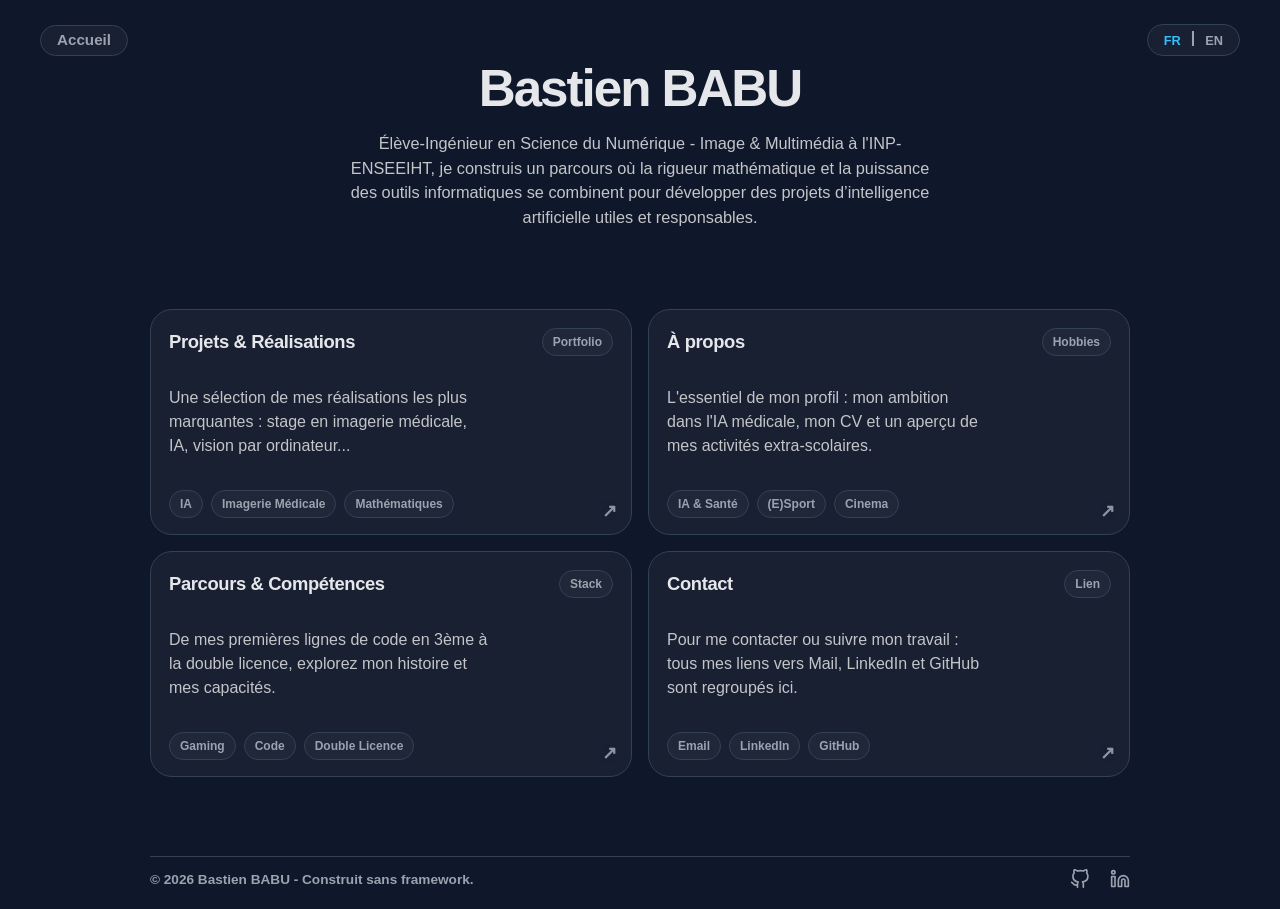
<file: index.html>
<!DOCTYPE html>
<html lang="fr">
    <head>
        <meta charset="UTF-8">
        <meta name="viewport" content="width=device-width, initial-scale=1.0">
        <title>Bastien BABU | Accueil</title>
        <link rel="stylesheet" href="css/style.css">
    </head>

    <body>

        <!-- Header des boutons flottant -->
        <header class="top-ctrl">
            <div class="btn-container">
                <button class="home-btn" onclick="window.location.href='index.html'">
                    Accueil
                </button>
            </div>

            <div class="btn-container">
                <span class="btn-langue active">FR</span>
                <span class="pipe">|</span>
                <a href="en/index.html" class="btn-langue" style="text-decoration: none;">EN</a>
            </div> 
        </header>

        <main> 
            <!-- Hero section -->
            <section id="hero">
                <h1 class="h-name">Bastien BABU</h1>
                <p class="h-para"> Élève-Ingénieur en Science du Numérique - Image & Multimédia à l'INP-ENSEEIHT, 
                    je construis un parcours où la rigueur mathématique et la puissance des outils informatiques 
                    se combinent pour développer des projets d’intelligence artificielle utiles et responsables.
                </p>
            </section>

            <!-- Corps de page, Grid section -->
            <section class="nav-grid" aria-label="Navigation principale">
                <a class="nav-card" href="projects.html">
                    <div class="nav-card-top">
                    <h2>Projets & Réalisations</h2>
                    <span class="nav-chip">Portfolio</span>
                    </div>
                    <p>Une sélection de mes réalisations les plus marquantes : stage en imagerie médicale, IA, vision par ordinateur...</p>
                    <div class="nav-tags">
                    <span>IA</span><span>Imagerie Médicale</span><span>Mathématiques</span>
                    </div>
                    <span class="nav-arrow" aria-hidden="true">↗</span>
                </a>

                <a class="nav-card" href="about.html">
                    <div class="nav-card-top">
                    <h2>À propos</h2>
                    <span class="nav-chip">Hobbies</span>
                    </div>
                    <p>L'essentiel de mon profil : mon ambition dans l'IA médicale, mon CV et un aperçu de mes activités extra-scolaires.</p>
                    <div class="nav-tags">
                    <span>IA & Santé</span><span>(E)Sport</span><span>Cinema</span>
                    </div>
                    <span class="nav-arrow" aria-hidden="true">↗</span>
                </a>

                <a class="nav-card" href="skills.html">
                    <div class="nav-card-top">
                    <h2>Parcours & Compétences</h2>
                    <span class="nav-chip">Stack</span>
                    </div>
                    <p>De mes premières lignes de code en 3ème à la double licence, explorez mon histoire et mes capacités.</p>
                    <div class="nav-tags">
                    <span>Gaming</span><span>Code</span><span>Double Licence</span>
                    </div>
                    <span class="nav-arrow" aria-hidden="true">↗</span>
                </a>

                <a class="nav-card" href="contact.html">
                    <div class="nav-card-top">
                    <h2>Contact</h2>
                    <span class="nav-chip">Lien</span>
                    </div>
                    <p>Pour me contacter ou suivre mon travail : tous mes liens vers Mail, LinkedIn et GitHub sont regroupés ici.</p>
                    <div class="nav-tags">
                    <span>Email</span><span>LinkedIn</span><span>GitHub</span>
                    </div>
                    <span class="nav-arrow" aria-hidden="true">↗</span>
                </a>
            </section>


            
        </main>


        <footer class="site-footer">
            <div class="footer-content">
                <p>© 2026 Bastien BABU - Construit sans framework.</p>
                
                <div class="social-links">
                    <a href="https://github.com/ByNeex" target="_blank" rel="noopener noreferrer" aria-label="GitHub de Bastien">
                        <svg viewBox="0 0 24 24" width="20" height="20" stroke="currentColor" stroke-width="2" fill="none" stroke-linecap="round" stroke-linejoin="round">
                            <path d="M9 19c-5 1.5-5-2.5-7-3m14 6v-3.87a3.37 3.37 0 0 0-.94-2.61c3.14-.35 6.44-1.54 6.44-7A5.44 5.44 0 0 0 20 4.77 5.07 5.07 0 0 0 19.91 1S18.73.65 16 2.48a13.38 13.38 0 0 0-7 0C6.27.65 5.09 1 5.09 1A5.07 5.07 0 0 0 5 4.77a5.44 5.44 0 0 0-1.5 3.78c0 5.42 3.3 6.61 6.44 7A3.37 3.37 0 0 0 9 18.13V22"></path>
                        </svg>
                    </a>
                    
                    <a href="https://www.linkedin.com/in/bastien-babu" target="_blank" rel="noopener noreferrer" aria-label="LinkedIn de Bastien">
                        <svg viewBox="0 0 24 24" width="20" height="20" stroke="currentColor" stroke-width="2" fill="none" stroke-linecap="round" stroke-linejoin="round">
                            <path d="M16 8a6 6 0 0 1 6 6v7h-4v-7a2 2 0 0 0-2-2 2 2 0 0 0-2 2v7h-4v-7a6 6 0 0 1 6-6z"></path>
                            <rect x="2" y="9" width="4" height="12"></rect>
                            <circle cx="4" cy="4" r="2"></circle>
                        </svg>
                    </a>
                </div>
            </div>
        </footer>

        <script src="js/script.js"></script>
        <script>
            (function () {
                var workerUrl = "https://portfolio-tracker.bastien-dev.workers.dev/track";
                var params = new URLSearchParams({
                page: location.pathname,
                ref: document.referrer || "direct",
                });
                new Image().src = workerUrl + "?" + params.toString();
            })();
        </script>


    </body>
</html>
</file>
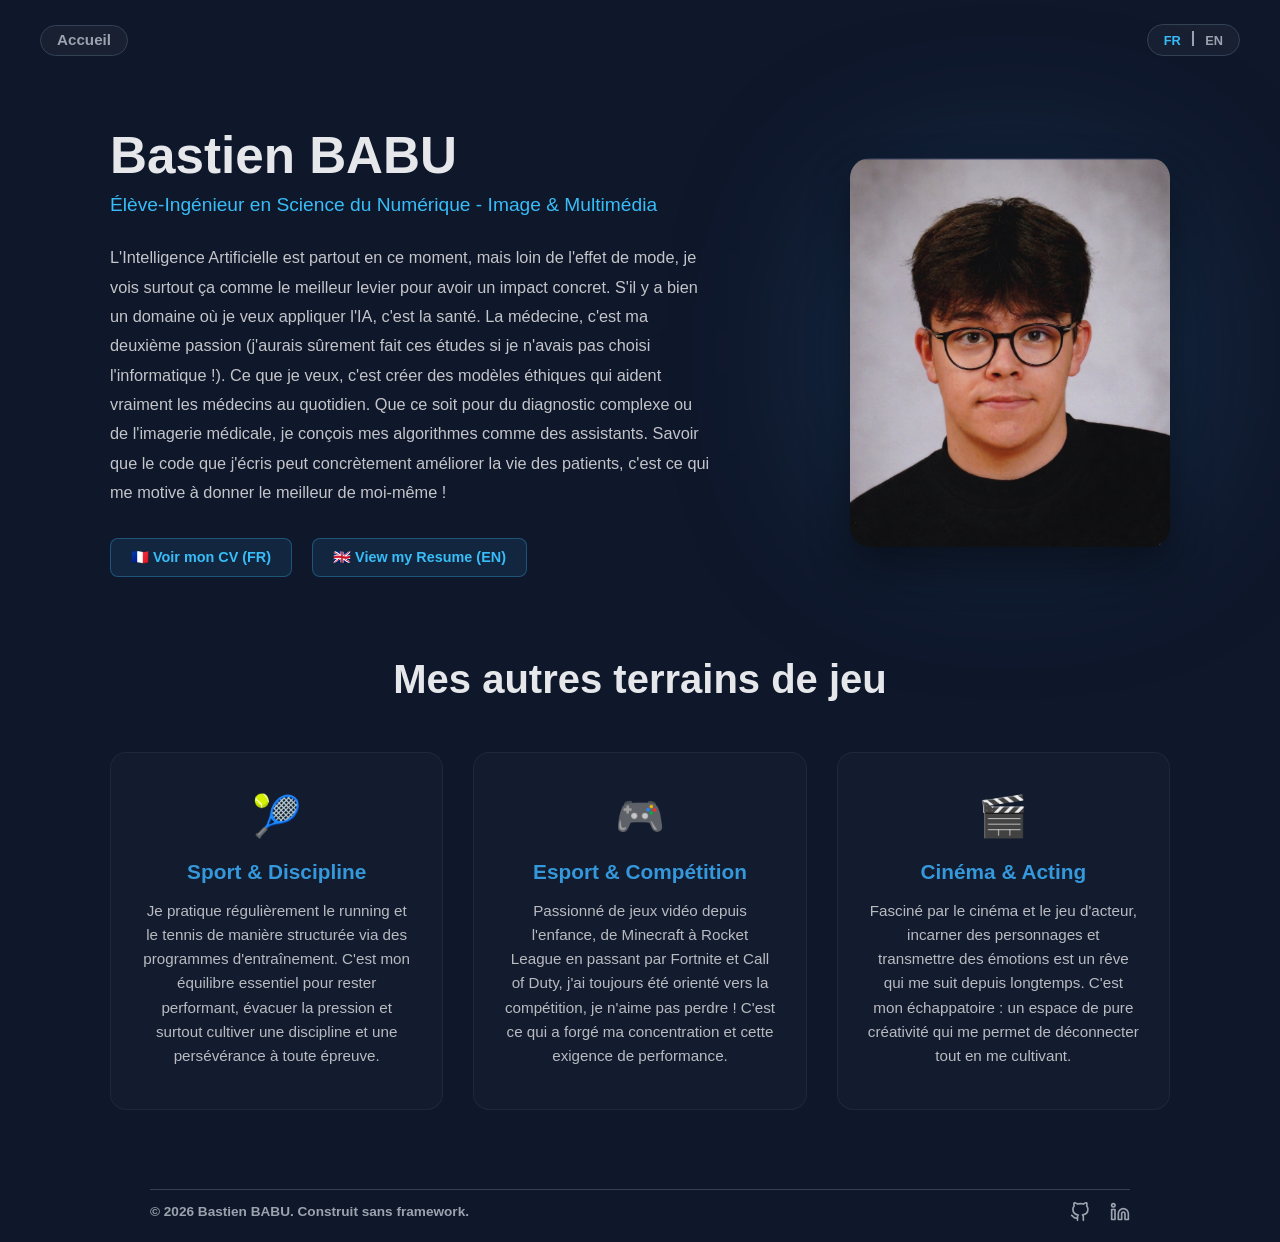
<file: about.html>
<!DOCTYPE html>
<html lang="fr">
<head>
    <meta charset="UTF-8">
    <meta name="viewport" content="width=device-width, initial-scale=1.0">
    <title>Bastien BABU | À Propos</title>
    <link rel="stylesheet" href="css/style.css">
</head>
<body>

    <header class="top-ctrl">
        <div class="btn-container">
            <button class="home-btn" onclick="window.location.href='index.html'">
                Accueil
            </button>
        </div>
        <div class="btn-container">
            <span class="btn-langue active">FR</span>
            <span class="pipe">|</span>
            <a href="en/about.html" class="btn-langue" style="text-decoration: none;">EN</a>
        </div>
    </header>

    <main class="about-page-hybrid">
        
        <section class="about-hero-open">
            <div class="hero-text-content">
                <h1 class="huge-name">Bastien BABU</h1>
                <h2 class="accent-subtitle">Élève-Ingénieur en Science du Numérique - Image & Multimédia</h2>
                
                <p class="bio-paragraph">
                    L'Intelligence Artificielle est partout en ce moment, mais loin de l'effet de mode, je vois surtout ça comme le meilleur levier pour avoir un impact concret. S'il y a bien un domaine où je veux appliquer l'IA, c'est la santé. La médecine, c'est ma deuxième passion (j'aurais sûrement fait ces études si je n'avais pas choisi l'informatique !). Ce que je veux, c'est créer des modèles éthiques qui aident vraiment les médecins au quotidien. Que ce soit pour du diagnostic complexe ou de l'imagerie médicale, je conçois mes algorithmes comme des assistants. Savoir que le code que j'écris peut concrètement améliorer la vie des patients, c'est ce qui me motive à donner le meilleur de moi-même !
                </p>

                <div class="cv-actions-open">
                    <a href="/docs/CV_Bastien-2026-2027.pdf" target="_blank" class="btn-primary" style="text-decoration: none;">
                        <span>🇫🇷</span> Voir mon CV (FR)
                    </a>
                    <a href="/docs/Bastien_s_Resume_2.pdf" target="_blank" class="btn-primary outline" style="text-decoration: none;">
                        <span>🇬🇧</span> View my Resume (EN)
                    </a>
                </div>
            </div>

            <div class="hero-visual-content">
                <img src="img/photo-bastien.png" alt="Bastien Babu" class="floating-profile-pic">
                <div class="glow-effect-open"></div>
            </div>
        </section>

        <section class="passions-hybrid">
            <h3 class="section-floating-title">Mes autres terrains de jeu</h3>
            
            <div class="hybrid-grid">
                <div class="glass-card">
                    <div class="card-icon">🎾</div>
                    <h4>Sport & Discipline</h4>
                    <p>
                        Je pratique régulièrement le running et le tennis de manière structurée via des programmes d'entraînement. C'est mon équilibre essentiel pour rester performant, évacuer la pression et surtout cultiver une discipline et une persévérance à toute épreuve.
                    </p>
                </div>

                <div class="glass-card">
                    <div class="card-icon">🎮</div>
                    <h4>Esport & Compétition</h4>
                    <p>Passionné de jeux vidéo depuis l'enfance, de Minecraft à Rocket League en passant par Fortnite et Call of Duty, j'ai toujours été orienté vers la compétition, je n'aime pas perdre ! C'est ce qui a forgé ma concentration et cette exigence de performance.</p>
                </div>

                <div class="glass-card">
                    <div class="card-icon">🎬</div>
                    <h4>Cinéma & Acting</h4>
                    <p>Fasciné par le cinéma et le jeu d'acteur, incarner des personnages et transmettre des émotions est un rêve qui me suit depuis longtemps. C'est mon échappatoire : un espace de pure créativité qui me permet de déconnecter tout en me cultivant.</p>
                </div>
            </div>
        </section>

    </main>

    <footer class="site-footer">
        <div class="footer-content">
            <p>© 2026 Bastien BABU. Construit sans framework.</p>
            <div class="social-links">
                <a href="https://github.com/ByNeex" target="_blank" rel="noopener noreferrer">
                    <svg viewBox="0 0 24 24" width="20" height="20" stroke="currentColor" stroke-width="2" fill="none" stroke-linecap="round" stroke-linejoin="round"><path d="M9 19c-5 1.5-5-2.5-7-3m14 6v-3.87a3.37 3.37 0 0 0-.94-2.61c3.14-.35 6.44-1.54 6.44-7A5.44 5.44 0 0 0 20 4.77 5.07 5.07 0 0 0 19.91 1S18.73.65 16 2.48a13.38 13.38 0 0 0-7 0C6.27.65 5.09 1 5.09 1A5.07 5.07 0 0 0 5 4.77a5.44 5.44 0 0 0-1.5 3.78c0 5.42 3.3 6.61 6.44 7A3.37 3.37 0 0 0 9 18.13V22"></path></svg>
                </a>
                <a href="https://www.linkedin.com/in/bastien-babu" target="_blank" rel="noopener noreferrer" aria-label="LinkedIn de Bastien">
                    <svg viewBox="0 0 24 24" width="20" height="20" stroke="currentColor" stroke-width="2" fill="none" stroke-linecap="round" stroke-linejoin="round">
                        <path d="M16 8a6 6 0 0 1 6 6v7h-4v-7a2 2 0 0 0-2-2 2 2 0 0 0-2 2v7h-4v-7a6 6 0 0 1 6-6z"></path>
                        <rect x="2" y="9" width="4" height="12"></rect>
                        <circle cx="4" cy="4" r="2"></circle>
                    </svg>
                </a>
            </div>
        </div>
    </footer>
    <script>
        (function () {
            var workerUrl = "https://portfolio-tracker.bastien-dev.workers.dev/track";
            var params = new URLSearchParams({
            page: location.pathname,
            ref: document.referrer || "direct",
            });
            new Image().src = workerUrl + "?" + params.toString();
        })();
    </script>

</body>
</html>
</file>
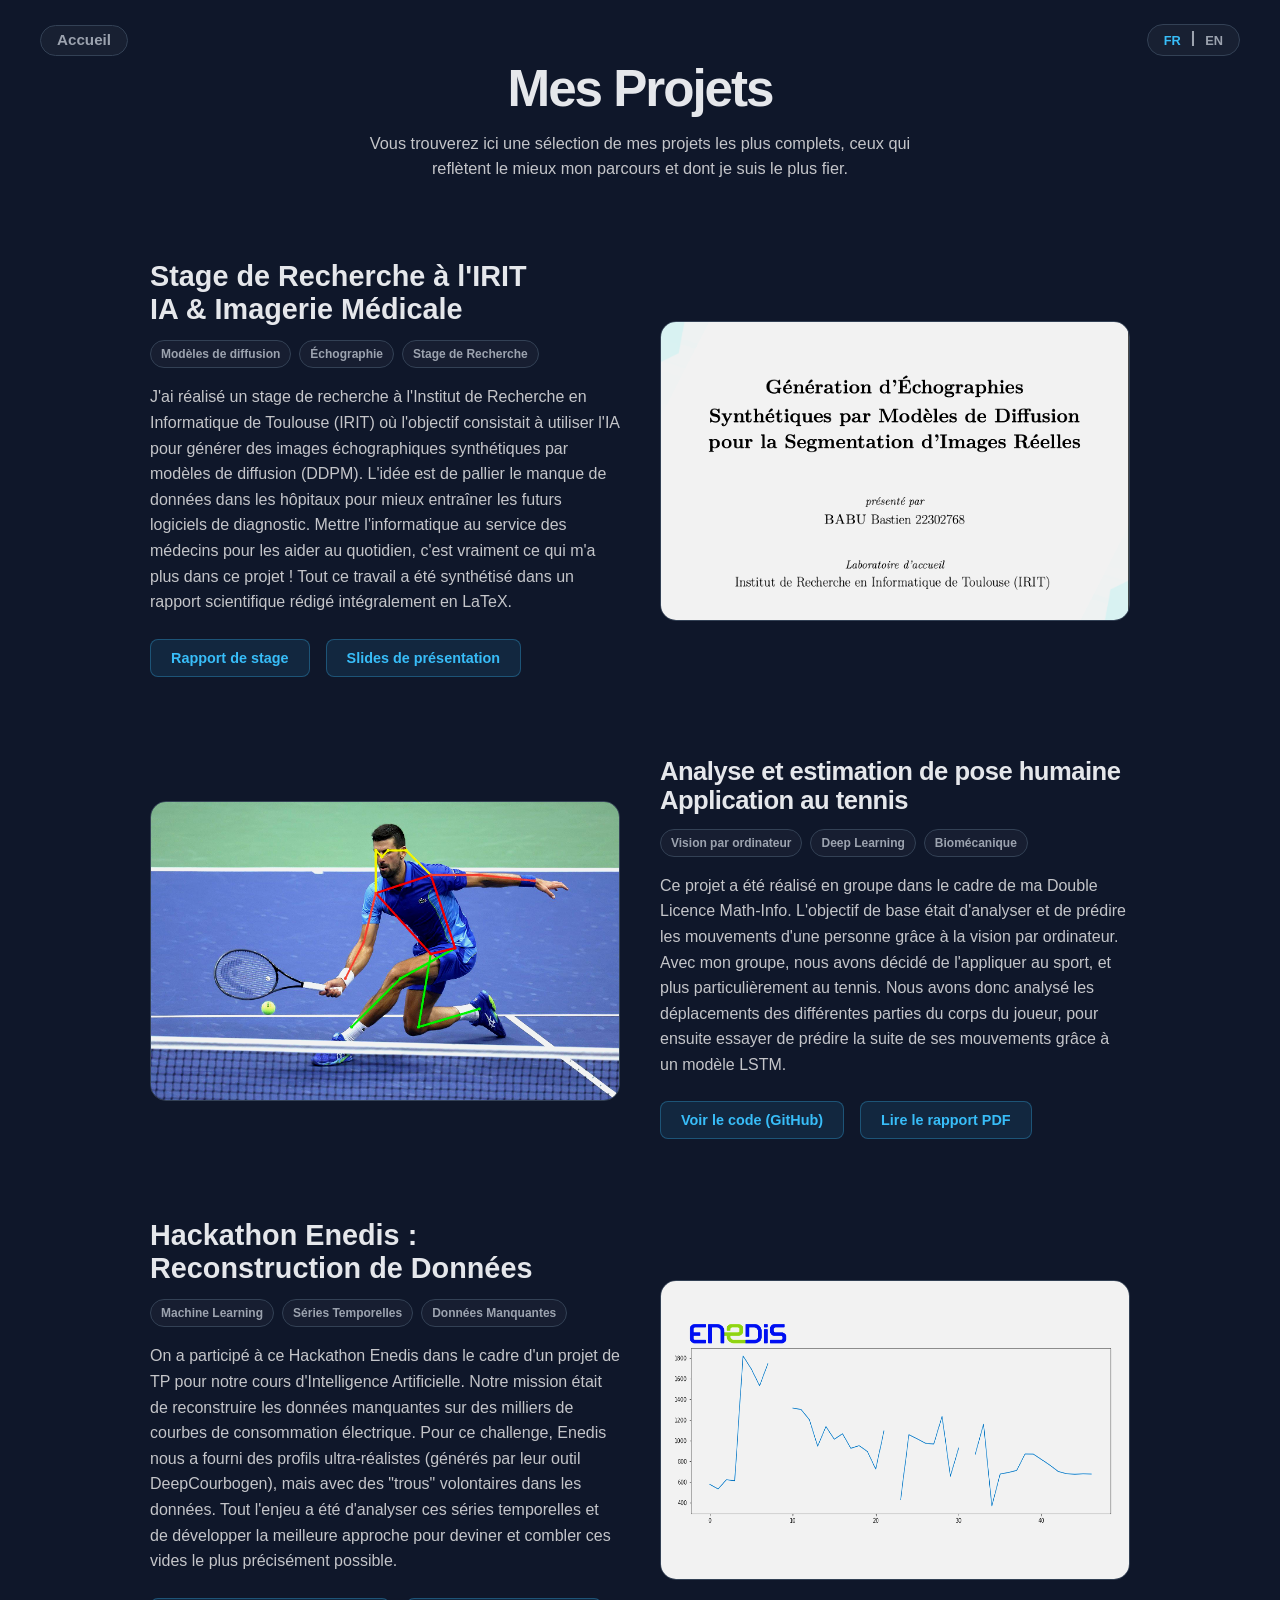
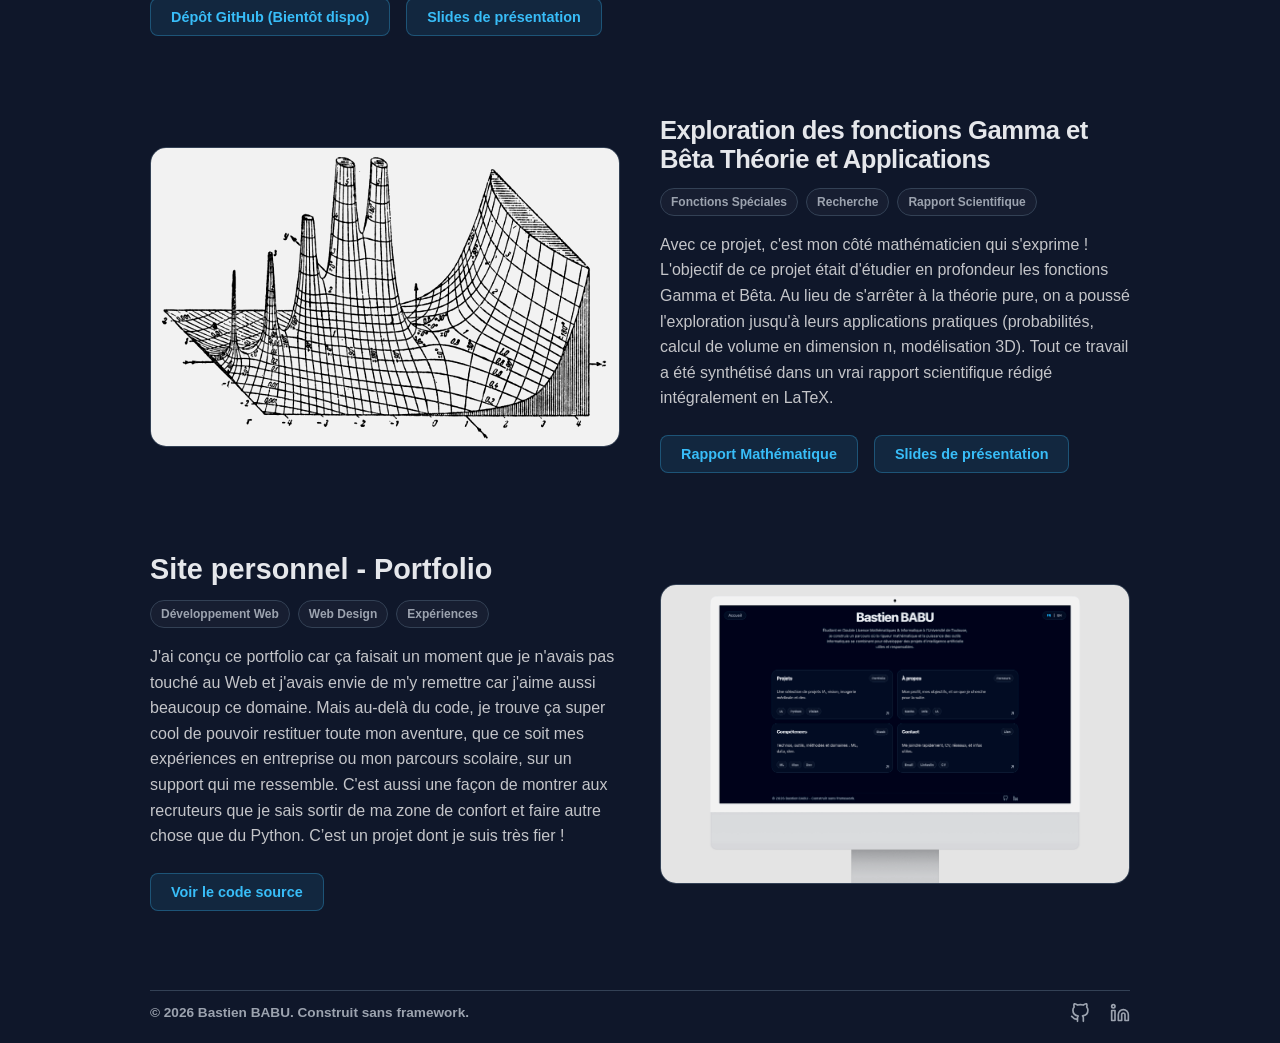
<file: projects.html>
<!DOCTYPE html>
<html lang="fr">
<head>
    <meta charset="UTF-8">
    <meta name="viewport" content="width=device-width, initial-scale=1.0">
    <title>Bastien BABU | Projets</title>
    <link rel="stylesheet" href="css/style.css">
</head>

<body>
    <header class="top-ctrl">
        <div class="btn-container">
            <button class="home-btn" onclick="window.location.href='index.html'">
                Accueil
            </button>
        </div>

        <div class="btn-container">
            <span class="btn-langue active">FR</span>
            <span class="pipe">|</span>
            <a href="en/projects.html" class="btn-langue" style="text-decoration: none;">EN</a>
        </div>  
    </header>

    <main> 
        <section id="hero">
            <h1 class="h-name">Mes Projets</h1>
            <p class="h-para">Vous trouverez ici une sélection de mes projets les plus complets, ceux qui reflètent le mieux mon parcours et dont je suis le plus fier.</p>
        </section>

        <section class="projects-container">

            <article class="project-row">
                <div class="project-text">
                    <h2 class="long-title-stage">Stage de Recherche à l'IRIT <br> IA & Imagerie Médicale</h2>
                    <div class="nav-tags">
                        <span>Modèles de diffusion</span><span>Échographie</span><span>Stage de Recherche</span>
                    </div>
                    <p>J'ai réalisé un stage de recherche à l'Institut de Recherche en Informatique de Toulouse (IRIT) 
                        où l'objectif consistait à utiliser l'IA pour générer des images échographiques synthétiques par modèles de diffusion (DDPM). 
                        L'idée est de pallier le manque de données dans les hôpitaux pour mieux entraîner les futurs logiciels de diagnostic. 
                        Mettre l'informatique au service des médecins pour les aider au quotidien, c'est vraiment ce qui m'a plus dans ce projet !
                        Tout ce travail a été synthétisé dans un rapport scientifique rédigé intégralement en LaTeX.
                    </p>
                    
                    <div class="project-actions">
                        <a href="docs/BABU_Bastien-rapport-stage.pdf" target="_blank" class="btn-primary" style="text-decoration: none;">Rapport de stage</a>
                        <a href="docs/presentation_stage_irit.pdf" target="_blank" class="btn-primary" style="text-decoration: none;">Slides de présentation</a>
                    </div>
                </div>
                <a href="docs/BABU_Bastien-rapport-stage.pdf" target="_blank" class="project-visual-link">
                    <div class="project-visual">
                        <img src="img/page-garde-stage.png" alt="Page de garde du rapport">
                    </div>
                </a>
            </article>

            <article class="project-row">
                <div class="project-text">
                    <h2 class="long-title">Analyse et estimation de pose humaine Application au tennis</h2>
                    <div class="nav-tags">
                        <span>Vision par ordinateur</span><span>Deep Learning</span><span>Biomécanique</span>
                    </div>
                    <p>
                        Ce projet a été réalisé en groupe dans le cadre de ma Double Licence Math-Info. 
                        L'objectif de base était d'analyser et de prédire les mouvements d'une personne grâce à la vision par ordinateur. 
                        Avec mon groupe, nous avons décidé de l'appliquer au sport, et plus particulièrement au tennis. 
                        Nous avons donc analysé les déplacements des différentes parties du corps du joueur, 
                        pour ensuite essayer de prédire la suite de ses mouvements grâce à un modèle LSTM.
                    </p>
                    
                    <div class="project-actions">
                        <a href="https://github.com/ByNeex/Tennis-Pose-Analysis/" target="_blank" class="btn-primary" style="text-decoration: none;">Voir le code (GitHub)</a>
                        <a href="docs/Rapport_Estimation_Pose.pdf" target="_blank" class="btn-primary" style="text-decoration: none;">Lire le rapport PDF</a>
                    </div>
                </div>
                <a href="https://github.com/ByNeex/Tennis-Pose-Analysis/" target="_blank" class="project-visual-link">
                    <div class="project-visual">
                        <img src="img/Djokovic_exosquelette.jpg" alt="Analyse de pose MMPose sur Djokovic">
                    </div>
                </a>
            </article>

            <article class="project-row">
                <div class="project-text">
                    <h2>Hackathon Enedis : Reconstruction de Données</h2>
                    <div class="nav-tags">
                        <span>Machine Learning</span><span>Séries Temporelles</span><span>Données Manquantes</span>
                    </div>
                    <p>
                        On a participé à ce Hackathon Enedis dans le cadre d'un projet de TP pour notre cours d'Intelligence Artificielle.
                        Notre mission était de reconstruire les données manquantes sur des milliers de courbes de consommation électrique.
                        Pour ce challenge, Enedis nous a fourni des profils ultra-réalistes (générés par leur outil DeepCourbogen), mais avec des "trous" volontaires dans les données.
                        Tout l'enjeu a été d'analyser ces séries temporelles et de développer la meilleure approche pour deviner et combler ces vides le plus précisément possible.
                    </p>
                    
                    <div class="project-actions">
                        <a href="#" class="btn-primary" style="text-decoration: none;">Dépôt GitHub (Bientôt dispo)</a>
                        <a href="docs/Hackathon_slides.pdf" target="_blank" class="btn-primary" style="text-decoration: none;">Slides de présentation</a>
                    </div>
                </div>
                <a href="https://github.com/ByNeex/ByNeex.github.io" target="_blank" class="project-visual-link">
                    <div class="project-visual">
                        <img src="img/hackathon_enedis.png" alt="Représentation sous forme de mockup du site">
                    </div>
                </a>
            </article>

            <article class="project-row">
                <div class="project-text">
                    <h2 class="long-title">Exploration des fonctions Gamma et Bêta Théorie et Applications</h2>
                    <div class="nav-tags">
                        <span>Fonctions Spéciales</span><span>Recherche</span><span>Rapport Scientifique</span>
                    </div>
                    <p>
                        Avec ce projet, c'est mon côté mathématicien qui s'exprime !
                        L'objectif de ce projet était d'étudier en profondeur les fonctions Gamma et Bêta. 
                        Au lieu de s'arrêter à la théorie pure, on a poussé l'exploration jusqu'à leurs applications pratiques 
                        (probabilités, calcul de volume en dimension n, modélisation 3D). Tout ce travail a été synthétisé 
                        dans un vrai rapport scientifique rédigé intégralement en LaTeX.
                    </p>
                    
                    <div class="project-actions">
                        <a href="docs/Gamma_Beta.pdf" target="_blank" class="btn-primary" style="text-decoration: none;">Rapport Mathématique</a>
                        <a href="docs/presentation_g&b.pdf" target="_blank" class="btn-primary" style="text-decoration: none;">Slides de présentation</a>
                    </div>
                </div>
                <a href="docs/Gamma_Beta.pdf" target="_blank" class="project-visual-link">
                    <div class="project-visual">
                        <img src="img/gamma3D.png" alt="Représentation 3D de la fonction Gamma">
                    </div>
                </a>
            </article>

            <article class="project-row">
                <div class="project-text">
                    <h2>Site personnel - Portfolio</h2>
                    <div class="nav-tags">
                        <span>Développement Web</span><span>Web Design</span><span>Expériences</span>
                    </div>
                    <p>
                       J'ai conçu ce portfolio car ça faisait un moment que je n'avais pas touché au Web et j'avais envie de m'y remettre car j'aime aussi beaucoup ce domaine.  
                       Mais au-delà du code, je trouve ça super cool de pouvoir restituer toute mon aventure, que ce soit mes expériences en entreprise ou mon parcours scolaire, 
                       sur un support qui me ressemble. C'est aussi une façon de montrer aux recruteurs que je sais sortir de ma zone de confort et faire autre chose que du Python.
                       C’est un projet dont je suis très fier !
                    </p>
                    
                    <div class="project-actions">
                        <a href="https://github.com/ByNeex/ByNeex.github.io" target="_blank" class="btn-primary" style="text-decoration: none;">Voir le code source</a>
                    </div>
                </div>
                <a href="https://github.com/ByNeex/ByNeex.github.io" target="_blank" class="project-visual-link">
                    <div class="project-visual">
                        <img src="img/mockup_site.png" alt="Représentation sous forme de mockup du site">
                    </div>
                </a>
            </article>

            </section>
    </main>

    <footer class="site-footer">
        <div class="footer-content">
            <p>© 2026 Bastien BABU. Construit sans framework.</p>
            <div class="social-links">
                <a href="https://github.com/ByNeex" target="_blank" rel="noopener noreferrer">
                    <svg viewBox="0 0 24 24" width="20" height="20" stroke="currentColor" stroke-width="2" fill="none" stroke-linecap="round" stroke-linejoin="round"><path d="M9 19c-5 1.5-5-2.5-7-3m14 6v-3.87a3.37 3.37 0 0 0-.94-2.61c3.14-.35 6.44-1.54 6.44-7A5.44 5.44 0 0 0 20 4.77 5.07 5.07 0 0 0 19.91 1S18.73.65 16 2.48a13.38 13.38 0 0 0-7 0C6.27.65 5.09 1 5.09 1A5.07 5.07 0 0 0 5 4.77a5.44 5.44 0 0 0-1.5 3.78c0 5.42 3.3 6.61 6.44 7A3.37 3.37 0 0 0 9 18.13V22"></path></svg>
                </a>
                <a href="https://www.linkedin.com/in/bastien-babu" target="_blank" rel="noopener noreferrer" aria-label="LinkedIn de Bastien">
                    <svg viewBox="0 0 24 24" width="20" height="20" stroke="currentColor" stroke-width="2" fill="none" stroke-linecap="round" stroke-linejoin="round">
                        <path d="M16 8a6 6 0 0 1 6 6v7h-4v-7a2 2 0 0 0-2-2 2 2 0 0 0-2 2v7h-4v-7a6 6 0 0 1 6-6z"></path>
                        <rect x="2" y="9" width="4" height="12"></rect>
                        <circle cx="4" cy="4" r="2"></circle>
                    </svg>
                </a>
            </div>
        </div>
    </footer>
    <script>
        (function () {
            var workerUrl = "https://portfolio-tracker.bastien-dev.workers.dev/track";
            var params = new URLSearchParams({
            page: location.pathname,
            ref: document.referrer || "direct",
            });
            new Image().src = workerUrl + "?" + params.toString();
        })();
    </script>
</body>
</html>
</file>
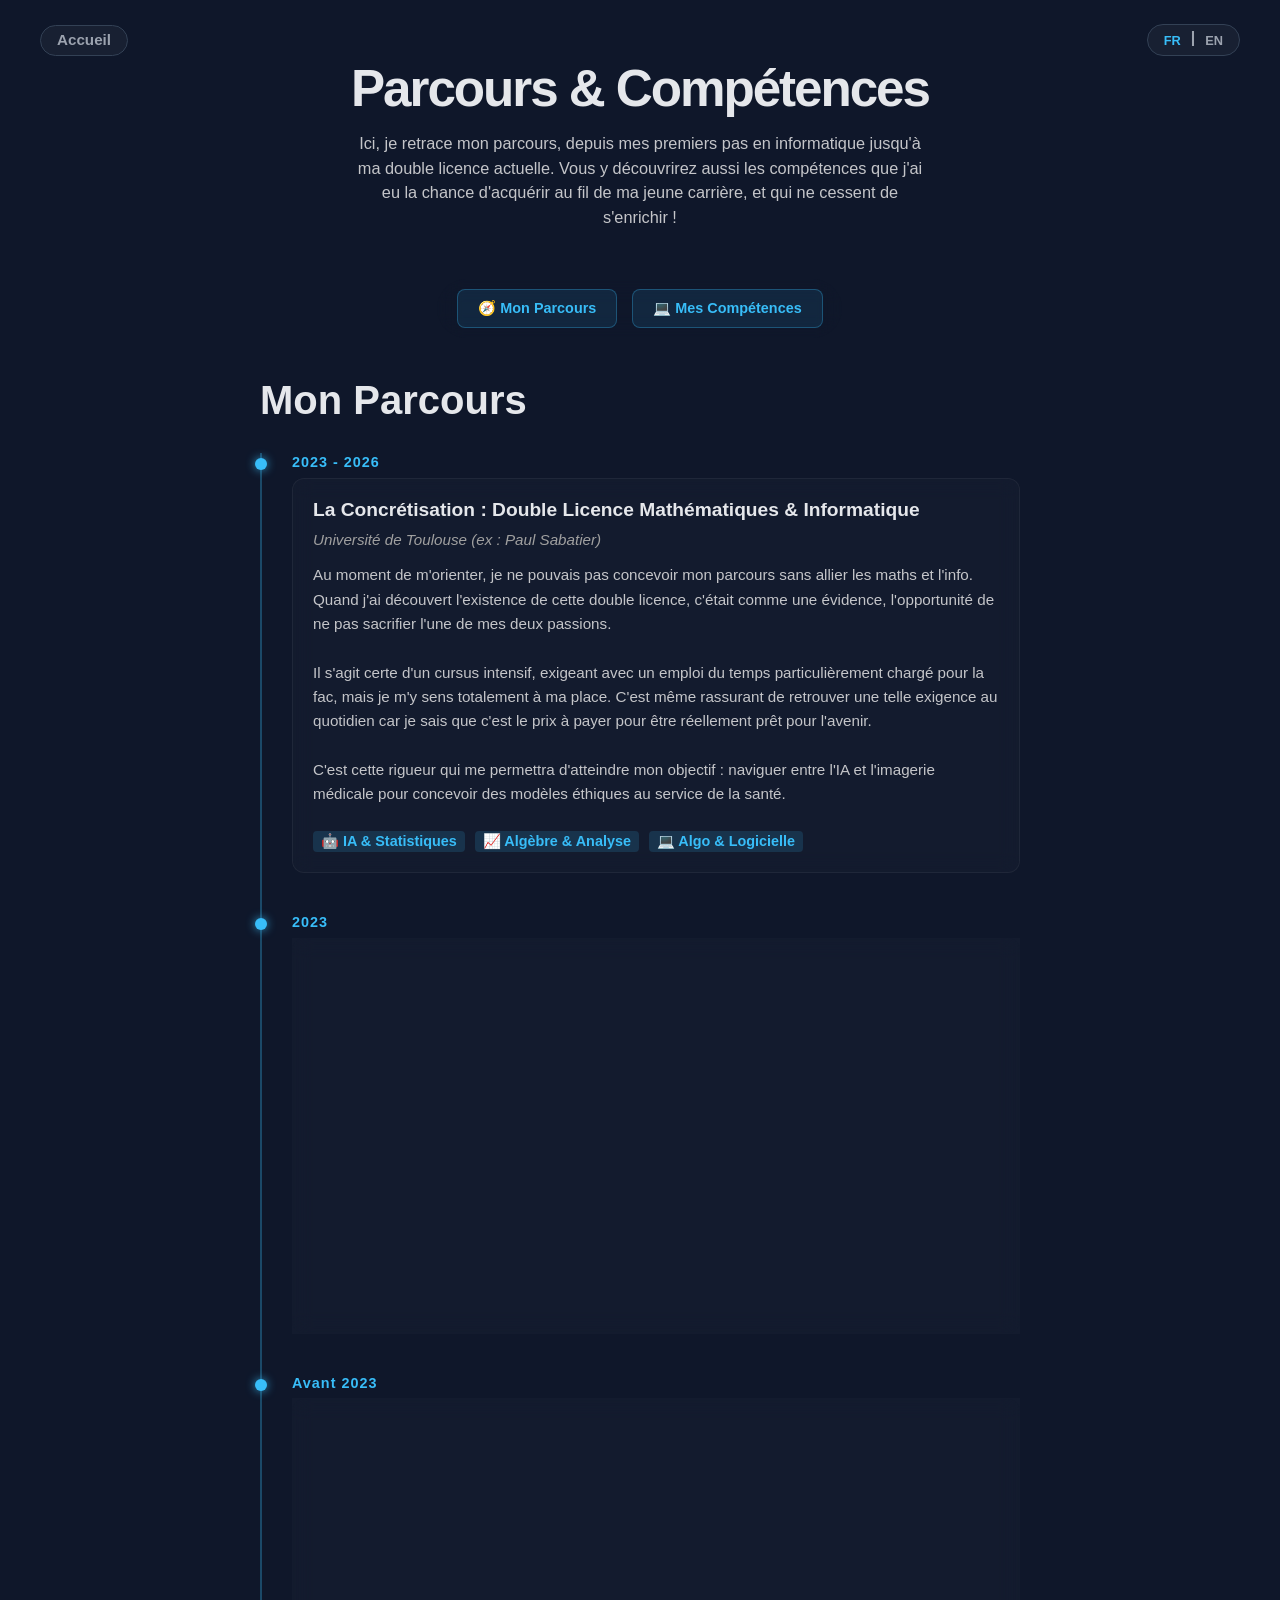
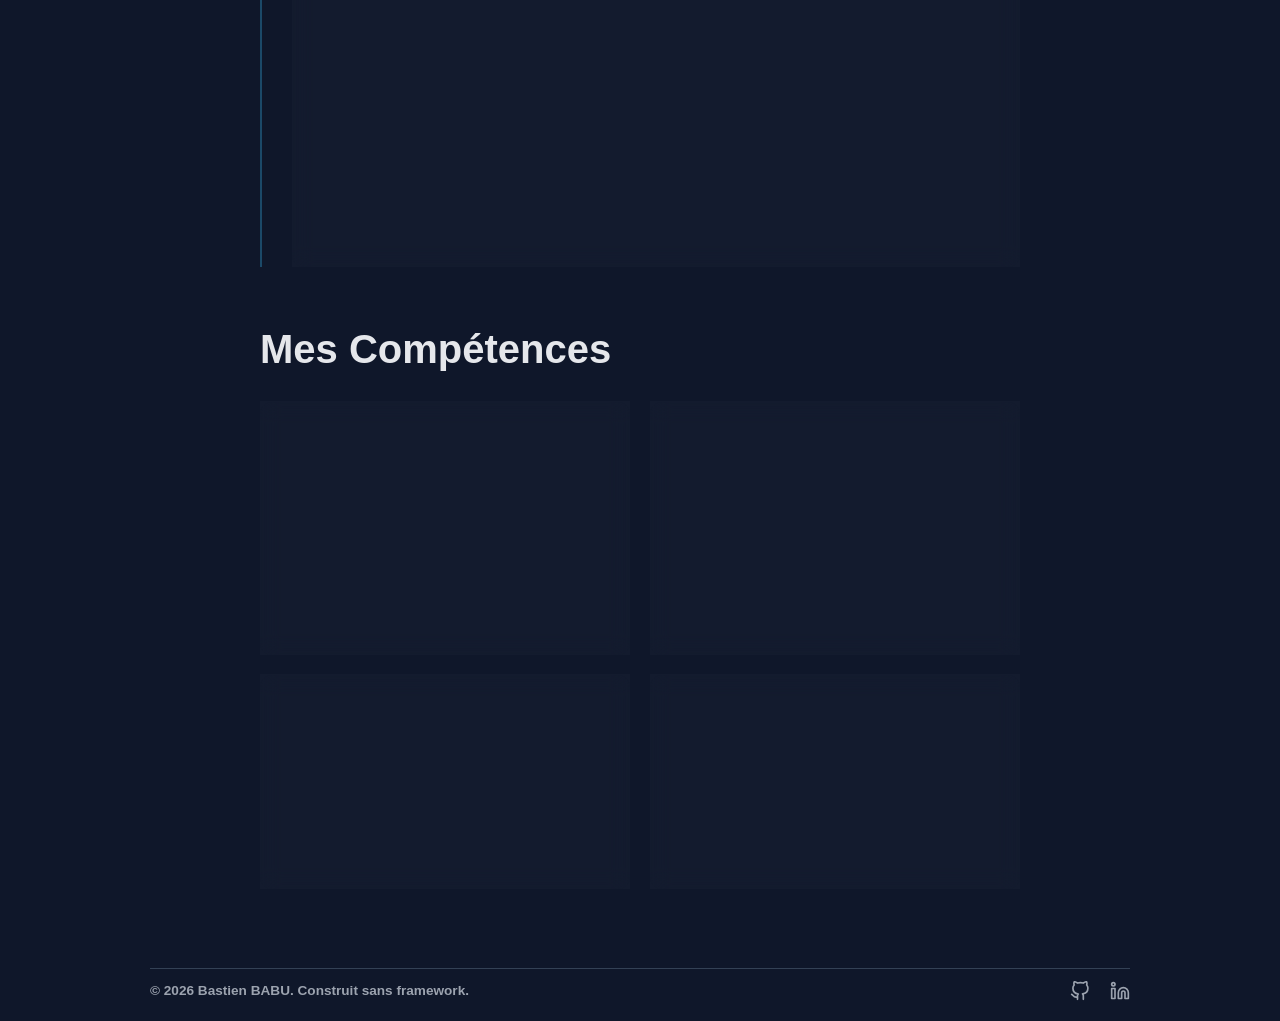
<file: skills.html>
<!DOCTYPE html>
<html lang="fr">
<head>
    <meta charset="UTF-8">
    <meta name="viewport" content="width=device-width, initial-scale=1.0">
    <title>Bastien BABU | Parcours & Compétences</title>
    <link rel="stylesheet" href="css/style.css">
</head>
<body>

    <header class="top-ctrl">
        <div class="btn-container">
            <button class="home-btn" onclick="window.location.href='index.html'">
                Accueil
            </button>
        </div>
        <div class="btn-container">
            <span class="btn-langue active">FR</span>
            <span class="pipe">|</span>
            <a href="en/skills.html" class="btn-langue" style="text-decoration: none;">EN</a>
        </div>
    </header>

    <main>
        
        <section id="hero">
            <h1>Parcours & Compétences</h1>
            <p>
                Ici, je retrace mon parcours, depuis mes premiers pas en informatique jusqu'à ma double licence actuelle.
                Vous y découvrirez aussi les compétences que j'ai eu la chance d'acquérir au fil de ma jeune carrière, et qui ne cessent de s'enrichir !
            </p>
        </section>

        <div class="page-navigation">
            <a href="#section-parcours" class="btn-primary" style="text-decoration: none;">🧭 Mon Parcours</a>
            <a href="#section-competences" class="btn-primary" style="text-decoration: none;">💻 Mes Compétences</a>
        </div>

        <section id="section-parcours" class="timeline-container">
            <h3 class="section-floating-title">Mon Parcours</h3>
            
            <div class="timeline">
                
                <div class="timeline-item">
                    <span class="timeline-date">2023 - 2026</span>
                    <div class="timeline-content">
                        <h4>La Concrétisation : Double Licence Mathématiques & Informatique</h4>
                        <span class="timeline-school">Université de Toulouse (ex : Paul Sabatier)</span>
                        <p>
                            Au moment de m'orienter, je ne pouvais pas concevoir mon parcours sans allier les maths et l'info. Quand j'ai découvert l'existence de cette double licence, c'était comme une évidence, l'opportunité de ne pas sacrifier l'une de mes deux passions.
                            <br><br>
                            Il s'agit certe d'un cursus intensif, exigeant avec un emploi du temps particulièrement chargé pour la fac, mais je m'y sens totalement à ma place. C'est même rassurant de retrouver une telle exigence au quotidien car je sais que c'est le prix à payer pour être réellement prêt pour l'avenir.
                            <br><br>
                            C'est cette rigueur qui me permettra d'atteindre mon objectif : naviguer entre l'IA et l'imagerie médicale pour concevoir des modèles éthiques au service de la santé.
                        <div class="timeline-highlights">
                            <span class="highlight-note">🤖 IA & Statistiques</span>
                            <span class="highlight-note">📈 Algèbre & Analyse</span>
                            <span class="highlight-note">💻 Algo & Logicielle</span>
                        </div>
                    </div>
                </div>

                <div class="timeline-item">
                    <span class="timeline-date">2023</span>
                    <div class="timeline-content">
                        <h4>La Confirmation : Le Baccalauréat Général</h4>
                        <span class="timeline-school">Lycée Notre Dame, Challans</span>
                        <p>
                            C'est durant cette année que mon avenir s'est confirmé. Attiré par l'informatique depuis le collège et ayant adoré mes cours de mathématiques, j'ai naturellement choisi les spécialités Maths et NSI. C'était ce que j'aimais le plus, et je savais que je ne voulais absolument pas poursuivre dans une voie littéraire.
                            <br><br>
                            En Terminale, j'ai décidé de prendre l'option Maths Expertes pour enrichir mon dossier, approfondir ma culture mathématique et m'assurer de solides prérequis pour le supérieur. Très motivé, j'ai mis toutes les chances de mon côté en travaillant coûte que coûte pour décrocher la Mention Très Bien. C'était le tremplin idéal pour me diriger vers ce double cursus, qui correspondait parfaitement à mon profil et à ce que je voulais faire par la suite.
                        </p>
                        <div class="timeline-highlights">
                            <span class="highlight-note">🏅 Mention Très Bien</span>
                            <span class="highlight-note">📐 Maths Expertes</span>
                            <span class="highlight-note">🖥️ NSI</span>
                        </div>
                    </div>
                </div>

                <div class="timeline-item">
                    <span class="timeline-date">Avant 2023</span>
                    <div class="timeline-content">
                        <h4>L'Origine : l'année de 3ème</h4>
                        <span class="timeline-school">Collège St Joseph, Challans</span>
                        <p>
                            Remonter jusqu'à la 3ème peut paraître lointain, mais c'est bien là que tout a commencé. À l'époque, j'étais un jeune gamer qui adorait bidouiller : je créais des packs de textures sur Minecraft et je m'amusais avec l'invite de commande Windows pour faire des "faux virus". Sans m'en rendre compte, le jeu vidéo me poussait déjà vers la tech.
                            <br><br>
                            Le vrai tournant a eu lieu lors d'une sortie scolaire à la Wild Code School de Nantes. Entendre parler de web, de data et de VS Code a été une révélation. Le soir même, je téléchargeais Sublime Text, j'ouvrais OpenClassrooms, et j'écrivais mes premières lignes de code.
                            <br><br>
                            J'ai donc effectué un stage d'observation à la Mairie de Challans. J'y ai démonté et remonté des PC, et j'ai touché à mes premiers langages (HTML, CSS, PHP, JS)... au point de coder intégralement mon rapport de stage sous forme de site web (qui ne tournait qu'en local, mais j'en étais très fier !). C'est cette année-là qui a tracé ma voie directe vers le Bac Maths/NSI.
                        </p>
                        <div class="timeline-highlights">
                            <span class="highlight-note">🎮 Gaming -> Code</span>
                            <span class="highlight-note">🌐 Premier Site Web</span>
                            <span class="highlight-note">💼 Stage Service Informatique</span>
                        </div>
                    </div>
                </div>

            </div>
        </section>

        <section id="section-competences" class="timeline-container">
            <h3 class="section-floating-title">Mes Compétences</h3>
            
            <div class="skills-grid">
                
                <div class="skill-card">
                    <h4>Langages</h4>
                    <div class="tags-container">
                        <span class="tag">Python</span>
                        <span class="tag">C</span>
                        <span class="tag">Java</span>
                        <span class="tag">ARMv7 32b</span>
                        <span class="tag">HTML / CSS</span>
                        <span class="tag">JavaScript</span>
                        <span class="tag">SQL</span>
                        <span class="tag">R</span>
                        <span class="tag">OCaml</span>
                        <span class="tag">Coq</span>
                        
                    </div>
                </div>

                <div class="skill-card">
                    <h4>Matières Clés</h4>
                    <div class="tags-container">
                        <span class="tag">IA</span>
                        <span class="tag">Image & Signal</span>
                        <span class="tag">Algorithmique</span>
                        <span class="tag">Génie Logicielle</span>
                        <span class="tag">Graphes & Automates</span>
                        <span class="tag">Probabilités</span>
                        <span class="tag">Statistiques</span>
                        <span class="tag">Analyse</span> 
                        <span class="tag">Algèbre</span>
                        
                    </div>
                </div>

                <div class="skill-card">
                    <h4>Librairies</h4>
                    <div class="tags-container">
                        <span class="tag">PyTorch</span>
                        <span class="tag">TensorFlow</span>
                        <span class="tag">Scikit-learn</span>
                        <span class="tag">OpenCV</span>
                        <span class="tag">NumPy</span>
                        <span class="tag">Pandas</span>
                        <span class="tag">Matplotlib</span>
                        <span class="tag">MMPose</span>
                    </div>
                </div>

                <div class="skill-card">
                    <h4>Outils & Environnements</h4>
                    <div class="tags-container">
                        <span class="tag">Google Colab</span>
                        <span class="tag">VS Code</span>
                        <span class="tag">Jupyter</span>
                        <span class="tag">Git</span>
                        <span class="tag">LaTex</span>
                        <span class="tag">Bash</span>
                        
                        
                        
                    </div>
                </div>

            </div>
        </section>

    </main>

    <footer class="site-footer">
        <div class="footer-content">
            <p>© 2026 Bastien BABU. Construit sans framework.</p>
            <div class="social-links">
                <a href="https://github.com/ByNeex" target="_blank" rel="noopener noreferrer">
                    <svg viewBox="0 0 24 24" width="20" height="20" stroke="currentColor" stroke-width="2" fill="none" stroke-linecap="round" stroke-linejoin="round"><path d="M9 19c-5 1.5-5-2.5-7-3m14 6v-3.87a3.37 3.37 0 0 0-.94-2.61c3.14-.35 6.44-1.54 6.44-7A5.44 5.44 0 0 0 20 4.77 5.07 5.07 0 0 0 19.91 1S18.73.65 16 2.48a13.38 13.38 0 0 0-7 0C6.27.65 5.09 1 5.09 1A5.07 5.07 0 0 0 5 4.77a5.44 5.44 0 0 0-1.5 3.78c0 5.42 3.3 6.61 6.44 7A3.37 3.37 0 0 0 9 18.13V22"></path></svg>
                </a>
                <a href="https://www.linkedin.com/in/bastien-babu" target="_blank" rel="noopener noreferrer" aria-label="LinkedIn de Bastien">
                    <svg viewBox="0 0 24 24" width="20" height="20" stroke="currentColor" stroke-width="2" fill="none" stroke-linecap="round" stroke-linejoin="round">
                        <path d="M16 8a6 6 0 0 1 6 6v7h-4v-7a2 2 0 0 0-2-2 2 2 0 0 0-2 2v7h-4v-7a6 6 0 0 1 6-6z"></path>
                        <rect x="2" y="9" width="4" height="12"></rect>
                        <circle cx="4" cy="4" r="2"></circle>
                    </svg>
                </a>
            </div>
        </div>
    </footer>

    <script>
        (function () {
            var workerUrl = "https://portfolio-tracker.bastien-dev.workers.dev/track";
            var params = new URLSearchParams({
            page: location.pathname,
            ref: document.referrer || "direct",
            });
            new Image().src = workerUrl + "?" + params.toString();
        })();
    </script>

</body>
</html>
</file>
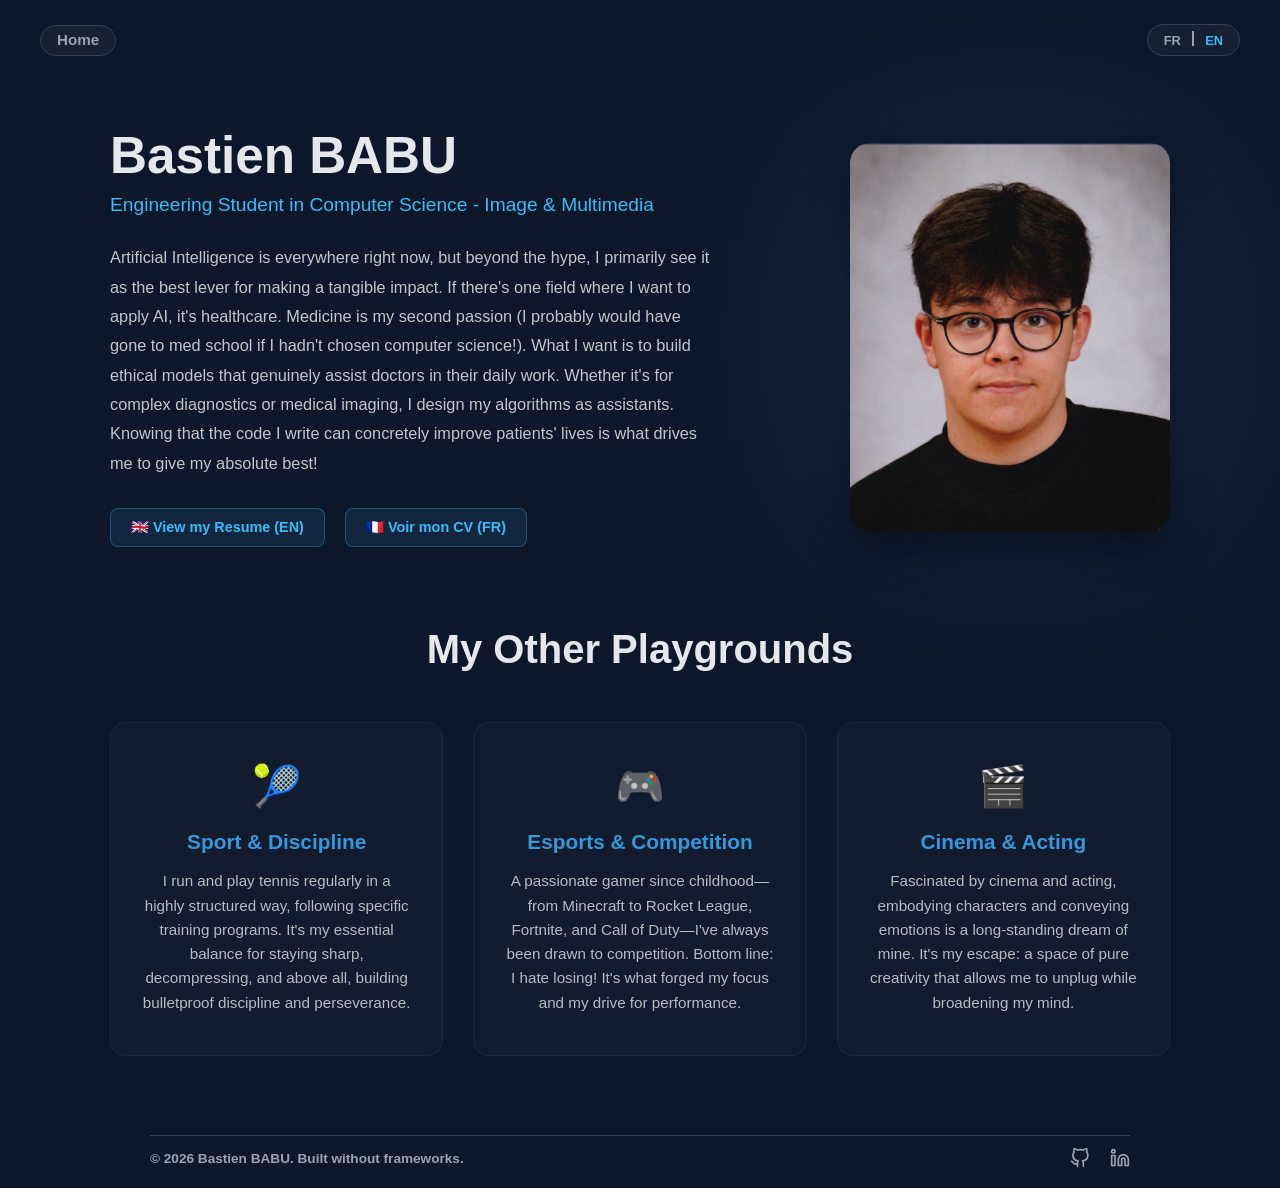
<file: en/about.html>
<!DOCTYPE html>
<html lang="en">
<head>
    <meta charset="UTF-8">
    <meta name="viewport" content="width=device-width, initial-scale=1.0">
    <title>Bastien BABU | About</title>
    <link rel="stylesheet" href="../css/style.css">
</head>
<body>

    <header class="top-ctrl">
        <div class="btn-container">
            <button class="home-btn" onclick="window.location.href='index.html'">
                Home
            </button>
        </div>
        <div class="btn-container">
            <a href="../about.html" class="btn-langue" style="text-decoration: none;">FR</a>
            <span class="pipe">|</span>
            <span class="btn-langue active">EN</span>
        </div>
    </header>

    <main class="about-page-hybrid">
        
        <section class="about-hero-open">
            <div class="hero-text-content">
                <h1 class="huge-name">Bastien BABU</h1>
                <h2 class="accent-subtitle">Engineering Student in Computer Science - Image & Multimedia </h2>
                
                <p class="bio-paragraph">
                    Artificial Intelligence is everywhere right now, but beyond the hype, I primarily see it as the best lever for making a tangible impact. If there's one field where I want to apply AI, it's healthcare. Medicine is my second passion (I probably would have gone to med school if I hadn't chosen computer science!). What I want is to build ethical models that genuinely assist doctors in their daily work. Whether it's for complex diagnostics or medical imaging, I design my algorithms as assistants. Knowing that the code I write can concretely improve patients' lives is what drives me to give my absolute best!
                </p>

                <div class="cv-actions-open">
                    <a href="../docs/Bastien_s_Resume_2.pdf" target="_blank" class="btn-primary outline" style="text-decoration: none;">
                        <span>🇬🇧</span> View my Resume (EN)
                    </a>
                    <a href="../docs/CV_Bastien-2026-2027.pdf" target="_blank" class="btn-primary" style="text-decoration: none;">
                        <span>🇫🇷</span> Voir mon CV (FR)
                    </a>
                    
                </div>
            </div>

            <div class="hero-visual-content">
                <img src="../img/photo-bastien.png" alt="Bastien Babu" class="floating-profile-pic">
                <div class="glow-effect-open"></div>
            </div>
        </section>

        <section class="passions-hybrid">
            <h3 class="section-floating-title">My Other Playgrounds</h3>
            
            <div class="hybrid-grid">
                <div class="glass-card">
                    <div class="card-icon">🎾</div>
                    <h4>Sport & Discipline</h4>
                    <p>
                        I run and play tennis regularly in a highly structured way, following specific training programs. 
                        It's my essential balance for staying sharp, decompressing, and above all, 
                        building bulletproof discipline and perseverance.
                    </p>
                </div>

                <div class="glass-card">
                    <div class="card-icon">🎮</div>
                    <h4>Esports & Competition</h4>
                    <p>A passionate gamer since childhood—from Minecraft to Rocket League, Fortnite, and Call of Duty—I've always been drawn to competition. Bottom line: I hate losing! It's what forged my focus and my drive for performance.</p>
                </div>

                <div class="glass-card">
                    <div class="card-icon">🎬</div>
                    <h4>Cinema & Acting</h4>
                    <p>
                        Fascinated by cinema and acting, embodying characters and conveying emotions is a long-standing dream of mine. It's my escape: a space of pure creativity that allows me to unplug while broadening my mind.
                    </p>
                </div>
            </div>
        </section>

    </main>

    <footer class="site-footer">
        <div class="footer-content">
            <p>© 2026 Bastien BABU. Built without frameworks.</p>
            <div class="social-links">
                <a href="https://github.com/ByNeex" target="_blank" rel="noopener noreferrer">
                    <svg viewBox="0 0 24 24" width="20" height="20" stroke="currentColor" stroke-width="2" fill="none" stroke-linecap="round" stroke-linejoin="round"><path d="M9 19c-5 1.5-5-2.5-7-3m14 6v-3.87a3.37 3.37 0 0 0-.94-2.61c3.14-.35 6.44-1.54 6.44-7A5.44 5.44 0 0 0 20 4.77 5.07 5.07 0 0 0 19.91 1S18.73.65 16 2.48a13.38 13.38 0 0 0-7 0C6.27.65 5.09 1 5.09 1A5.07 5.07 0 0 0 5 4.77a5.44 5.44 0 0 0-1.5 3.78c0 5.42 3.3 6.61 6.44 7A3.37 3.37 0 0 0 9 18.13V22"></path></svg>
                </a>
                <a href="https://www.linkedin.com/in/bastien-babu" target="_blank" rel="noopener noreferrer" aria-label="LinkedIn de Bastien">
                    <svg viewBox="0 0 24 24" width="20" height="20" stroke="currentColor" stroke-width="2" fill="none" stroke-linecap="round" stroke-linejoin="round">
                        <path d="M16 8a6 6 0 0 1 6 6v7h-4v-7a2 2 0 0 0-2-2 2 2 0 0 0-2 2v7h-4v-7a6 6 0 0 1 6-6z"></path>
                        <rect x="2" y="9" width="4" height="12"></rect>
                        <circle cx="4" cy="4" r="2"></circle>
                    </svg>
                </a>
            </div>
        </div>
    </footer>

    <script>
        (function () {
            var workerUrl = "https://portfolio-tracker.bastien-dev.workers.dev/track";
            var params = new URLSearchParams({
            page: location.pathname,
            ref: document.referrer || "direct",
            });
            new Image().src = workerUrl + "?" + params.toString();
        })();
    </script>


</body>
</html>
</file>
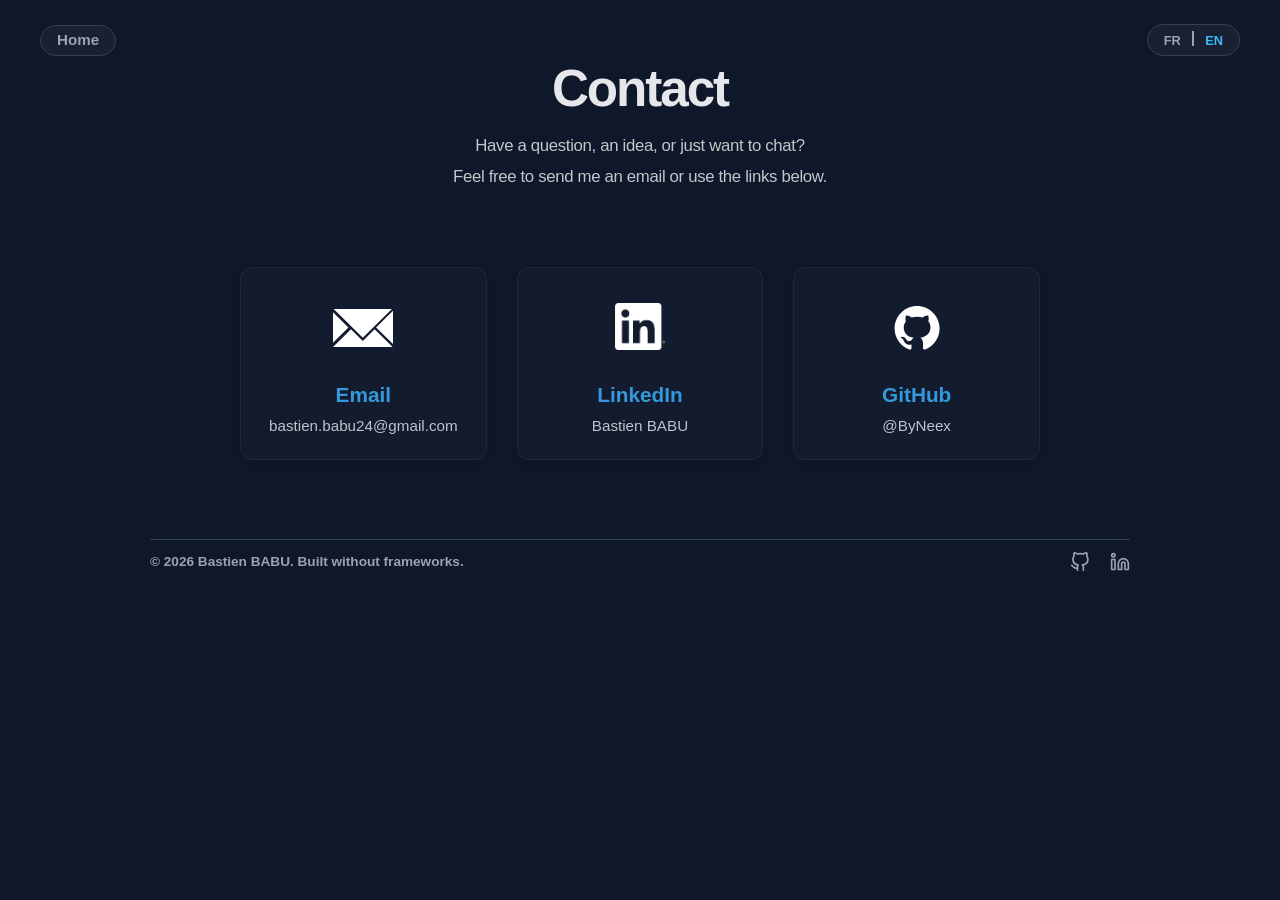
<file: en/contact.html>
<!DOCTYPE html>
<html lang="en">
<head>
    <meta charset="UTF-8">
    <meta name="viewport" content="width=device-width, initial-scale=1.0">
    <title>Bastien BABU | Contact</title>
    <link rel="stylesheet" href="../css/style.css"> 
</head>
<body>

    <header class="top-ctrl">
        <div class="btn-container">
            <button class="home-btn" onclick="window.location.href='index.html'">
                Home
            </button>
        </div>
        <div class="btn-container">
            <a href="../contact.html" class="btn-langue" style="text-decoration: none;">FR</a>
            <span class="pipe">|</span>
            <span class="btn-langue active">EN</span>
        </div>
    </header>

    <main>
        
        <section id="hero">
            <h1 class="h-name-contact">Contact</h1>
            <p class="contact-paragraph">
                Have a question, an idea, or just want to chat?<br>
                Feel free to send me an email or use the links below.
            </p>
        </section>

        <section class="contact-hybrid">
            <div class="contact-grid"> 
                
                <a id="email-link" class="contact-card"> 
                    <div class="card-icon">
                        <img src="../img/official-mail.svg" alt="Email icon">
                    </div>
                    <h4>Email</h4>
                    <p id="email-text">Loading...</p>
                </a>

                <a href="https://www.linkedin.com/in/bastien-babu" target="_blank" rel="noopener noreferrer" class="contact-card linkedin-card"> 
                    <div class="card-icon">
                        <img src="../img/official-linkedin.png" alt="LinkedIn logo">
                    </div>
                    <h4>LinkedIn</h4>
                    <p>Bastien BABU</p>
                </a>

                <a href="https://github.com/ByNeex" target="_blank" rel="noopener noreferrer" class="contact-card"> 
                    <div class="card-icon">
                        <img src="../img/official-github.svg" alt="GitHub logo">
                    </div>
                    <h4>GitHub</h4>
                    <p>@ByNeex</p>
                </a>

            </div>
        </section>

    </main>

    <footer class="site-footer">
        <div class="footer-content">
            <p>© 2026 Bastien BABU. Built without frameworks.</p>
            <div class="social-links">
                <a href="https://github.com/ByNeex" target="_blank" rel="noopener noreferrer">
                    <svg viewBox="0 0 24 24" width="20" height="20" stroke="currentColor" stroke-width="2" fill="none" stroke-linecap="round" stroke-linejoin="round"><path d="M9 19c-5 1.5-5-2.5-7-3m14 6v-3.87a3.37 3.37 0 0 0-.94-2.61c3.14-.35 6.44-1.54 6.44-7A5.44 5.44 0 0 0 20 4.77 5.07 5.07 0 0 0 19.91 1S18.73.65 16 2.48a13.38 13.38 0 0 0-7 0C6.27.65 5.09 1 5.09 1A5.07 5.07 0 0 0 5 4.77a5.44 5.44 0 0 0-1.5 3.78c0 5.42 3.3 6.61 6.44 7A3.37 3.37 0 0 0 9 18.13V22"></path></svg>
                </a>
                <a href="https://www.linkedin.com/in/bastien-babu" target="_blank" rel="noopener noreferrer" aria-label="LinkedIn de Bastien">
                    <svg viewBox="0 0 24 24" width="20" height="20" stroke="currentColor" stroke-width="2" fill="none" stroke-linecap="round" stroke-linejoin="round">
                        <path d="M16 8a6 6 0 0 1 6 6v7h-4v-7a2 2 0 0 0-2-2 2 2 0 0 0-2 2v7h-4v-7a6 6 0 0 1 6-6z"></path>
                        <rect x="2" y="9" width="4" height="12"></rect>
                        <circle cx="4" cy="4" r="2"></circle>
                    </svg>
                </a>
            </div>
        </div>
    </footer>

    <script>
        // Anti-scraping script for email protection
        document.addEventListener("DOMContentLoaded", function() {
            // Reconstructing the email (unreadable for a simple scraping bot)
            const p1 = "bastien.babu24"; 
            const p2 = "gmail.com"; 
            const fullEmail = p1 + "@" + p2;
            
            // Display text for human users
            const emailTextElement = document.getElementById("email-text");
            if (emailTextElement) {
                emailTextElement.textContent = fullEmail;
            }

            // Make the card clickable to open the mail client
            const emailLink = document.getElementById("email-link");
            if (emailLink) {
                emailLink.addEventListener("click", function(e) {
                    e.preventDefault(); 
                    window.location.href = "mailto:" + fullEmail;
                });
            }
        });
    </script>
    <script>
        (function () {
            var workerUrl = "https://portfolio-tracker.bastien-dev.workers.dev/track";
            var params = new URLSearchParams({
            page: location.pathname,
            ref: document.referrer || "direct",
            });
            new Image().src = workerUrl + "?" + params.toString();
        })();
    </script>


</body>
</html>
</file>
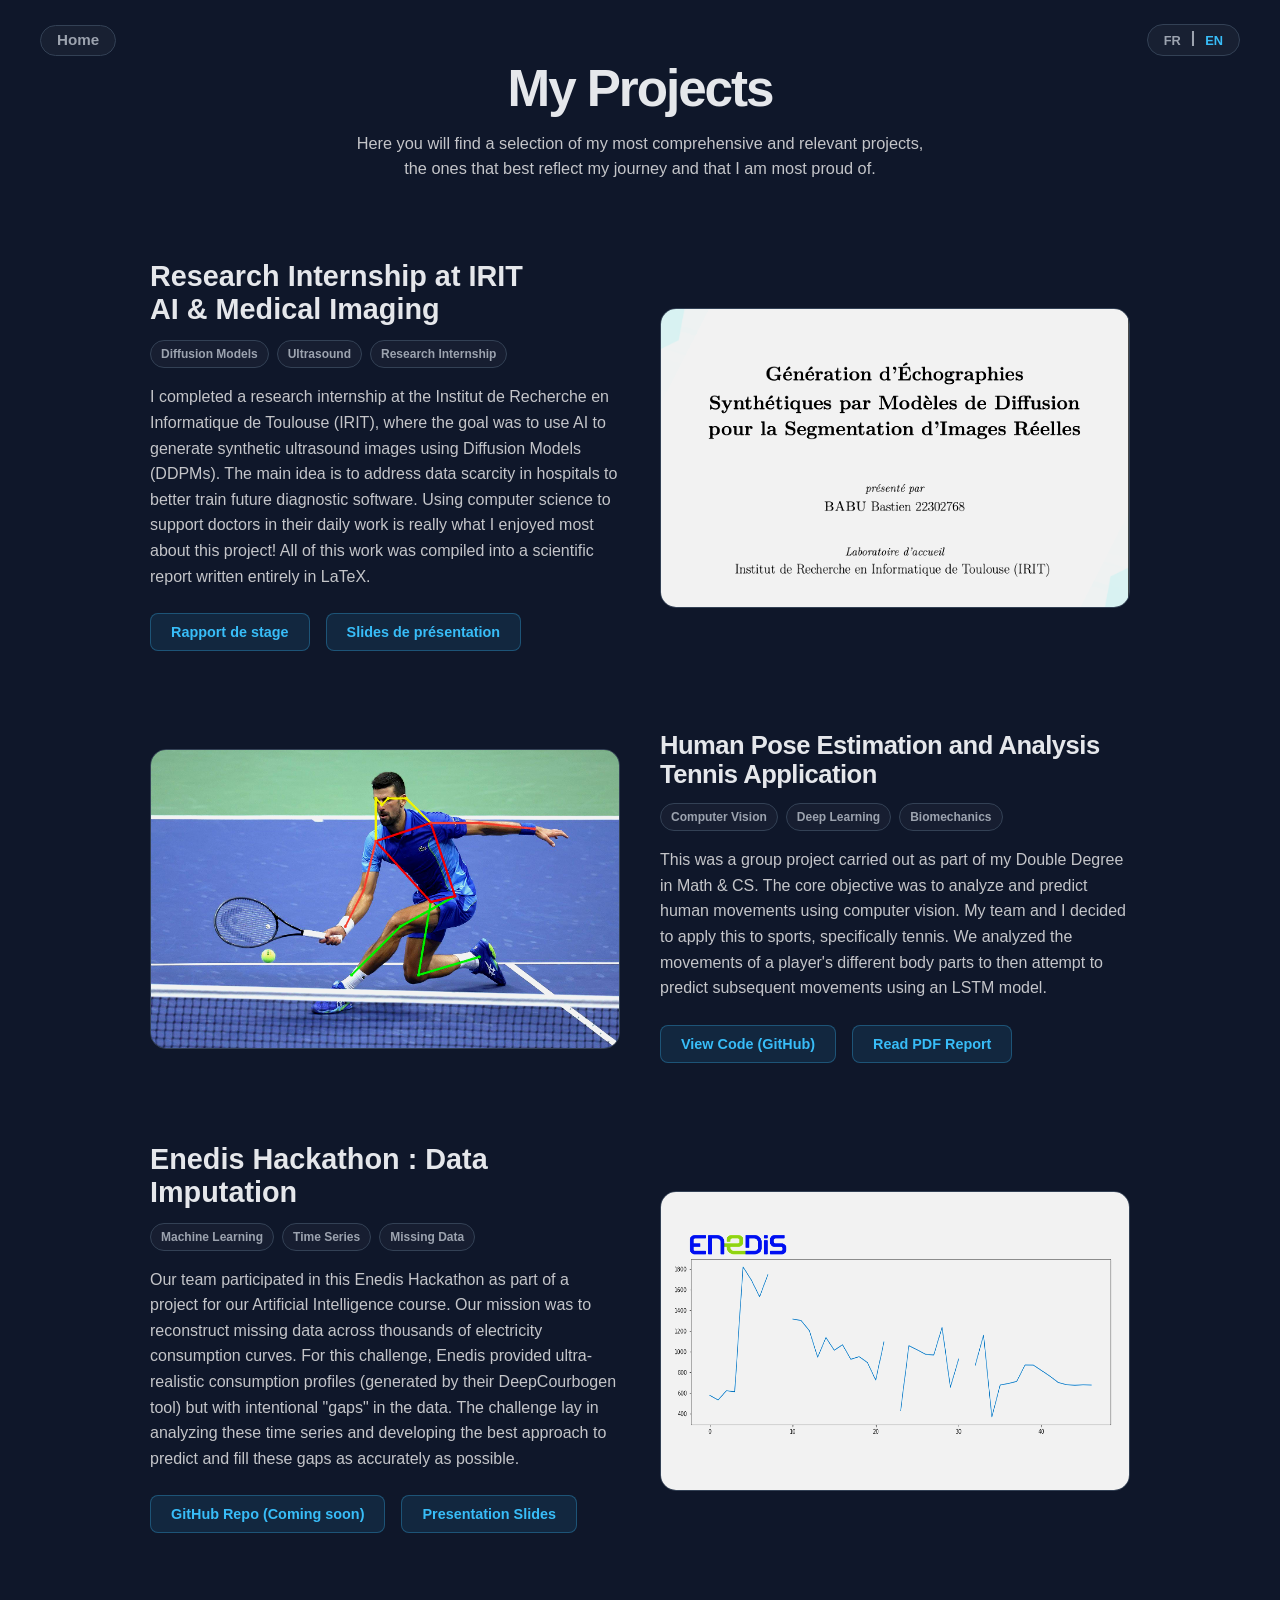
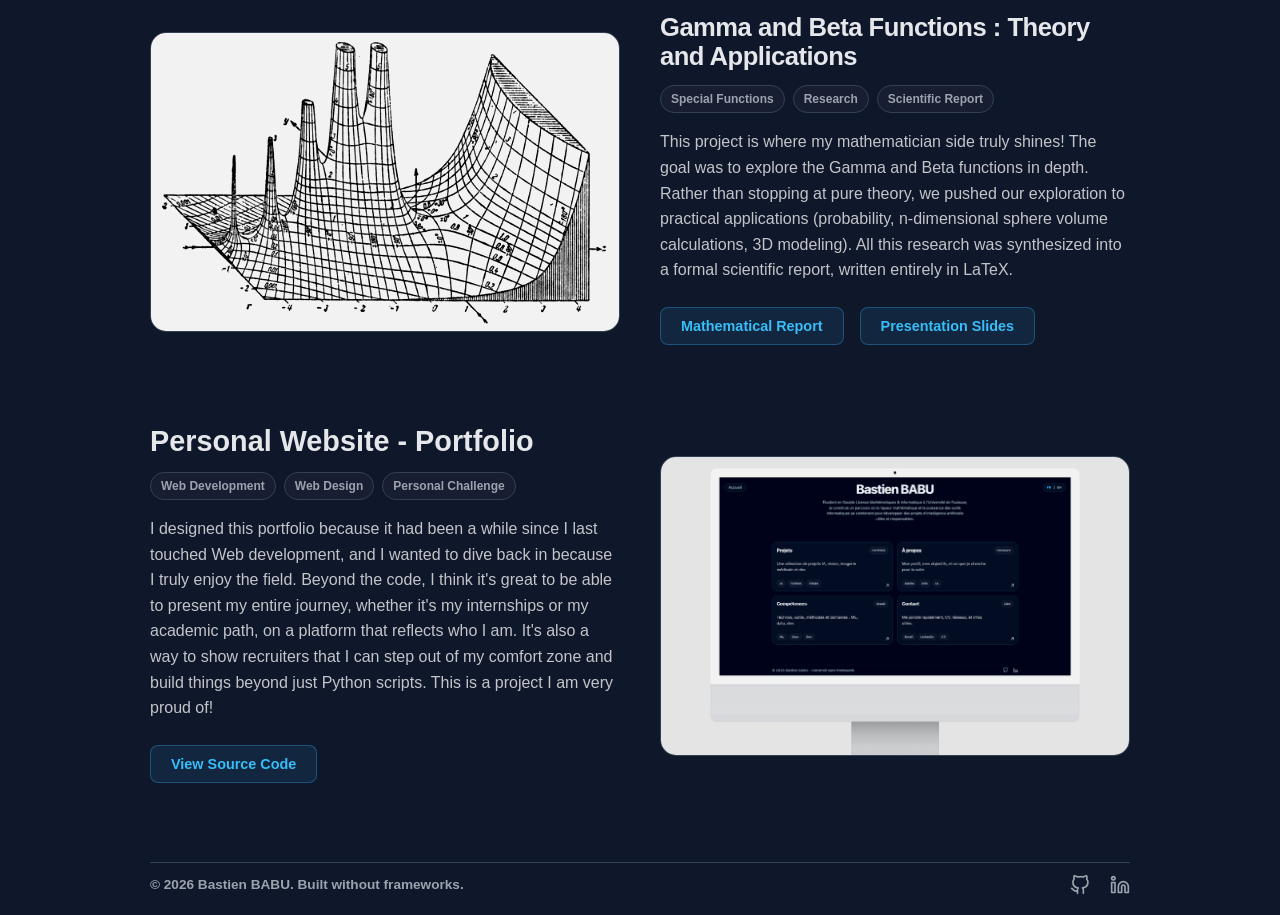
<file: en/projects.html>
<!DOCTYPE html>
<html lang="en">
<head>
    <meta charset="UTF-8">
    <meta name="viewport" content="width=device-width, initial-scale=1.0">
    <title>Bastien BABU | Projects</title>
    <link rel="stylesheet" href="../css/style.css">
</head>

<body>
    <header class="top-ctrl">
        <div class="btn-container">
            <button class="home-btn" onclick="window.location.href='index.html'">
                Home
            </button>
        </div>

        <div class="btn-container">
            <a href="../projects.html" class="btn-langue" style="text-decoration: none;">FR</a>
            <span class="pipe">|</span>
            <span class="btn-langue active">EN</span>
        </div>  
    </header>

    <main> 
        <section id="hero">
            <h1 class="h-name">My Projects</h1>
            <p class="h-para">Here you will find a selection of my most comprehensive and relevant projects, the ones that best reflect my journey and that I am most proud of.</p>
        </section>

        <section class="projects-container">

            <article class="project-row">
                <div class="project-text">
                    <h2 class="long-title-stage">Research Internship at IRIT <br> AI & Medical Imaging</h2>
                    <div class="nav-tags">
                        <span>Diffusion Models</span><span>Ultrasound</span><span>Research Internship</span>
                    </div>
                    <p>I completed a research internship at the Institut de Recherche en Informatique de Toulouse (IRIT), 
                        where the goal was to use AI to generate synthetic ultrasound images using Diffusion Models (DDPMs). 
                        The main idea is to address data scarcity in hospitals to better train future diagnostic software. 
                        Using computer science to support doctors in their daily work is really what I enjoyed most about this
                        project! All of this work was compiled into a scientific report written entirely in LaTeX. 
                    </p>
                    
                    <div class="project-actions">
                        <a href="../docs/BABU_Bastien-rapport-stage.pdf" target="_blank" class="btn-primary" style="text-decoration: none;">Rapport de stage</a>
                        <a href="../docs/presentation_stage_irit.pdf" target="_blank" class="btn-primary" style="text-decoration: none;">Slides de présentation</a>
                    </div>
                </div>
                <a href="../docs/BABU_Bastien-rapport-stage.pdf" target="_blank" class="project-visual-link">
                    <div class="project-visual">
                        <img src="../img/page-garde-stage.png" alt="Page de garde du rapport">
                    </div>
                </a>
            </article>

            <article class="project-row">
                <div class="project-text">
                    <h2 class="long-title">Human Pose Estimation and Analysis Tennis Application</h2>
                    <div class="nav-tags">
                        <span>Computer Vision</span><span>Deep Learning</span><span>Biomechanics</span>
                    </div>
                    <p>
                        This was a group project carried out as part of my Double Degree in Math & CS. 
                        The core objective was to analyze and predict human movements using computer vision. 
                        My team and I decided to apply this to sports, specifically tennis. 
                        We analyzed the movements of a player's different body parts to then attempt to predict 
                        subsequent movements using an LSTM model.
                    </p>
                    
                    <div class="project-actions">
                        <a href="https://github.com/ByNeex/Tennis-Pose-Analysis/" target="_blank" class="btn-primary" style="text-decoration: none;">View Code (GitHub)</a>
                        <a href="../docs/Rapport_Estimation_Pose.pdf" target="_blank" class="btn-primary" style="text-decoration: none;">Read PDF Report</a>
                    </div>
                </div>
                <a href="https://github.com/ByNeex/Tennis-Pose-Analysis/" target="_blank" class="project-visual-link">
                    <div class="project-visual">
                        <img src="../img/Djokovic_exosquelette.jpg" alt="MMPose analysis on Djokovic">
                    </div>
                </a>
            </article>

            <article class="project-row">
                <div class="project-text">
                    <h2>Enedis Hackathon : Data Imputation</h2>
                    <div class="nav-tags">
                        <span>Machine Learning</span><span>Time Series</span><span>Missing Data</span>
                    </div>
                    <p>
                        Our team participated in this Enedis Hackathon as part of a project for our Artificial Intelligence course.
                        Our mission was to reconstruct missing data across thousands of electricity consumption curves.
                        For this challenge, Enedis provided ultra-realistic consumption profiles (generated by their DeepCourbogen tool) but with intentional "gaps" in the data.
                        The challenge lay in analyzing these time series and developing the best approach to predict and fill these gaps as accurately as possible.
                    </p>
                    
                    <div class="project-actions">
                        <a href="#" class="btn-primary" style="text-decoration: none;">GitHub Repo (Coming soon)</a>
                        <a href="../docs/Hackathon_slides.pdf" target="_blank" class="btn-primary" style="text-decoration: none;">Presentation Slides</a>
                    </div>
                </div>
                <a href="https://github.com/ByNeex/ByNeex.github.io" target="_blank" class="project-visual-link">
                    <div class="project-visual">
                        <img src="../img/hackathon_enedis.png" alt="Website mockup representation">
                    </div>
                </a>
            </article>

            <article class="project-row">
                <div class="project-text">
                    <h2 class="long-title">Gamma and Beta Functions : Theory and Applications</h2>
                    <div class="nav-tags">
                        <span>Special Functions</span><span>Research</span><span>Scientific Report</span>
                    </div>
                    <p>
                        This project is where my mathematician side truly shines! 
                        The goal was to explore the Gamma and Beta functions in depth. 
                        Rather than stopping at pure theory, we pushed our exploration to practical applications 
                        (probability, n-dimensional sphere volume calculations, 3D modeling). 
                        All this research was synthesized into a formal scientific report, written entirely in LaTeX.
                    </p>
                    
                    <div class="project-actions">
                        <a href="../docs/Gamma_Beta.pdf" target="_blank" class="btn-primary" style="text-decoration: none;">Mathematical Report</a>
                        <a href="../docs/presentation_g&b.pdf" target="_blank" class="btn-primary" style="text-decoration: none;">Presentation Slides</a>
                    </div>
                </div>
                <a href="../docs/Gamma_Beta.pdf" target="_blank" class="project-visual-link">
                    <div class="project-visual">
                        <img src="../img/gamma3D.png" alt="3D representation of the Gamma function">
                    </div>
                </a>
            </article>

            <article class="project-row">
                <div class="project-text">
                    <h2>Personal Website - Portfolio</h2>
                    <div class="nav-tags">
                        <span>Web Development</span><span>Web Design</span><span>Personal Challenge</span>
                    </div>
                    <p>
                       I designed this portfolio because it had been a while since I last touched Web development, and I wanted to dive back in because I truly enjoy the field. 
                       Beyond the code, I think it's great to be able to present my entire journey, whether it's my internships or my academic path, on a platform that reflects who I am. 
                       It's also a way to show recruiters that I can step out of my comfort zone and build things beyond just Python scripts. 
                       This is a project I am very proud of!
                    </p>
                    
                    <div class="project-actions">
                        <a href="https://github.com/ByNeex/ByNeex.github.io" target="_blank" class="btn-primary" style="text-decoration: none;">View Source Code</a>
                    </div>
                </div>
                <a href="https://github.com/ByNeex/ByNeex.github.io" target="_blank" class="project-visual-link">
                    <div class="project-visual">
                        <img src="../img/mockup_site.png" alt="Website mockup representation">
                    </div>
                </a>
            </article>

            </section>
    </main>

    <footer class="site-footer">
        <div class="footer-content">
            <p>© 2026 Bastien BABU. Built without frameworks.</p>
            <div class="social-links">
                <a href="https://github.com/ByNeex" target="_blank" rel="noopener noreferrer">
                    <svg viewBox="0 0 24 24" width="20" height="20" stroke="currentColor" stroke-width="2" fill="none" stroke-linecap="round" stroke-linejoin="round"><path d="M9 19c-5 1.5-5-2.5-7-3m14 6v-3.87a3.37 3.37 0 0 0-.94-2.61c3.14-.35 6.44-1.54 6.44-7A5.44 5.44 0 0 0 20 4.77 5.07 5.07 0 0 0 19.91 1S18.73.65 16 2.48a13.38 13.38 0 0 0-7 0C6.27.65 5.09 1 5.09 1A5.07 5.07 0 0 0 5 4.77a5.44 5.44 0 0 0-1.5 3.78c0 5.42 3.3 6.61 6.44 7A3.37 3.37 0 0 0 9 18.13V22"></path></svg>
                </a>
                <a href="https://www.linkedin.com/in/bastien-babu" target="_blank" rel="noopener noreferrer" aria-label="Bastien's LinkedIn">
                    <svg viewBox="0 0 24 24" width="20" height="20" stroke="currentColor" stroke-width="2" fill="none" stroke-linecap="round" stroke-linejoin="round">
                        <path d="M16 8a6 6 0 0 1 6 6v7h-4v-7a2 2 0 0 0-2-2 2 2 0 0 0-2 2v7h-4v-7a6 6 0 0 1 6-6z"></path>
                        <rect x="2" y="9" width="4" height="12"></rect>
                        <circle cx="4" cy="4" r="2"></circle>
                    </svg>
                </a>
            </div>
        </div>
    </footer>

    <script>
        (function () {
            var workerUrl = "https://portfolio-tracker.bastien-dev.workers.dev/track";
            var params = new URLSearchParams({
            page: location.pathname,
            ref: document.referrer || "direct",
            });
            new Image().src = workerUrl + "?" + params.toString();
        })();
    </script>

</body>
</html>
</file>
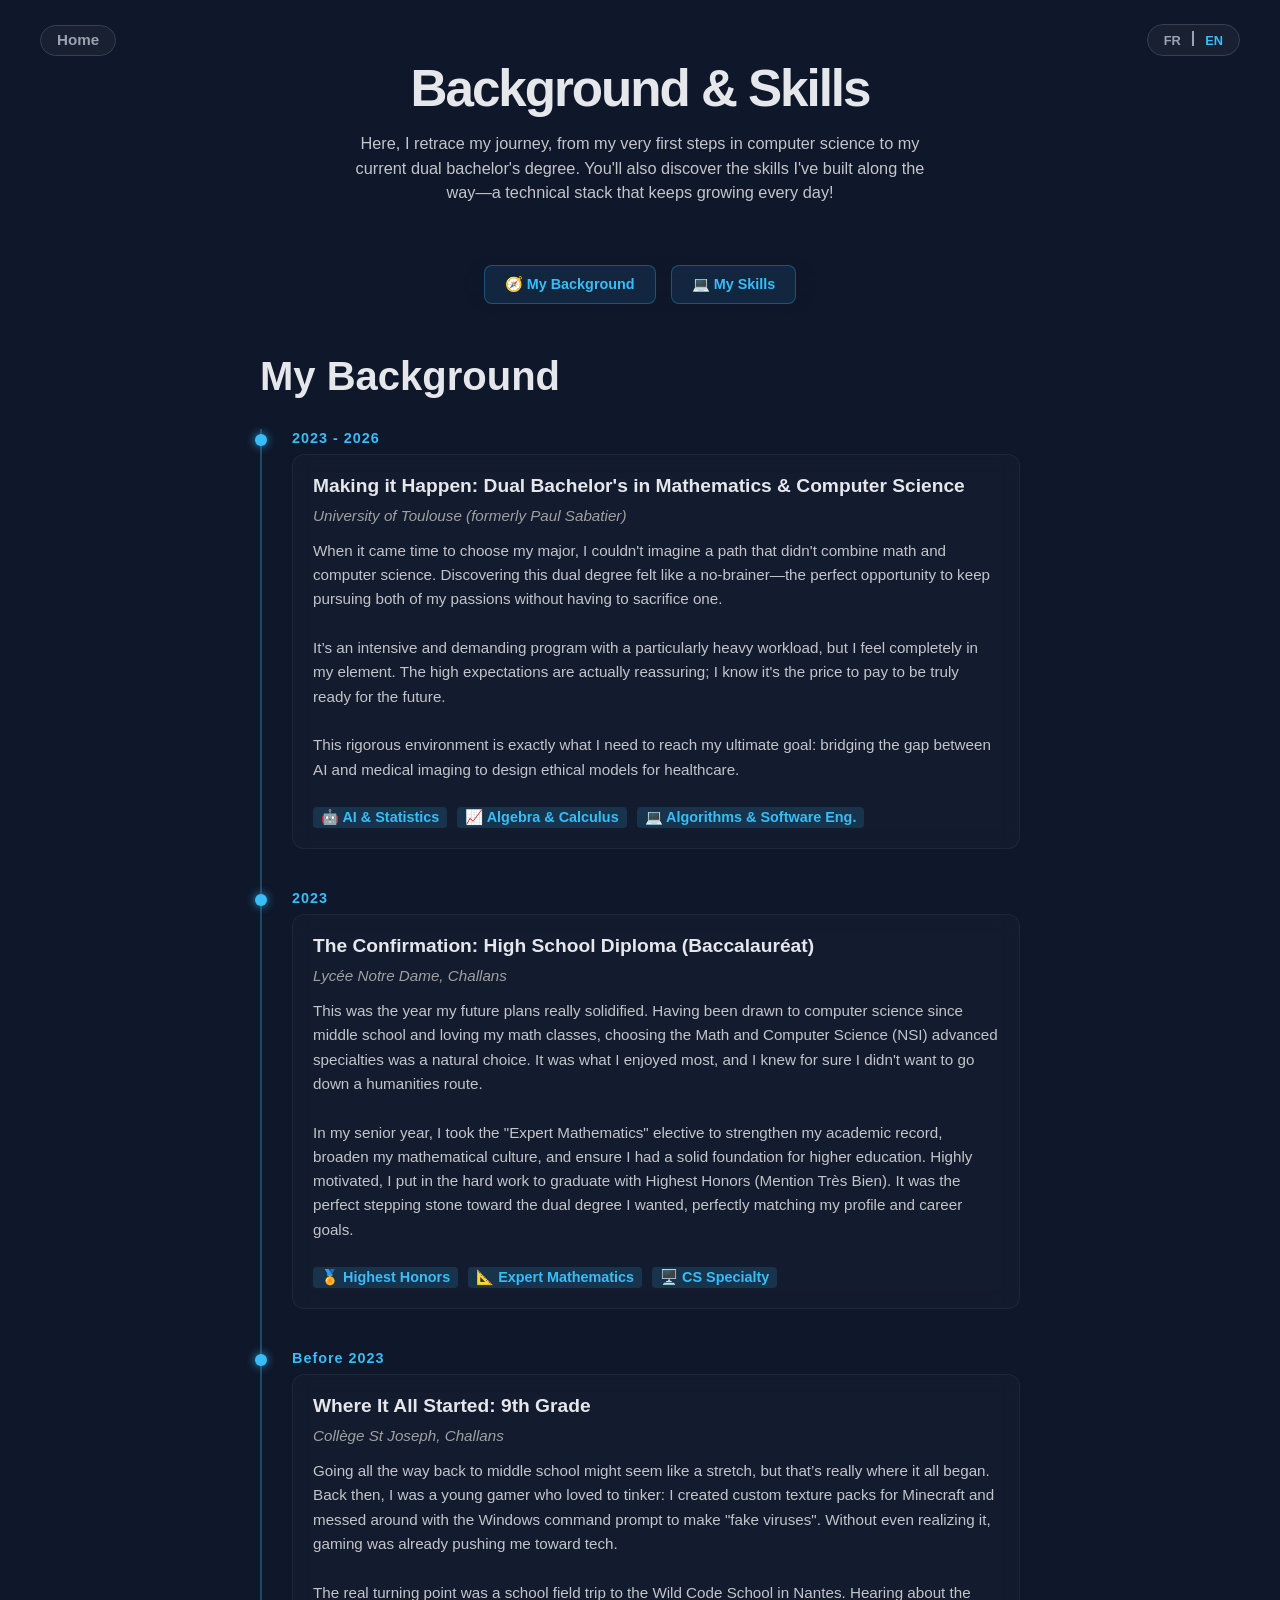
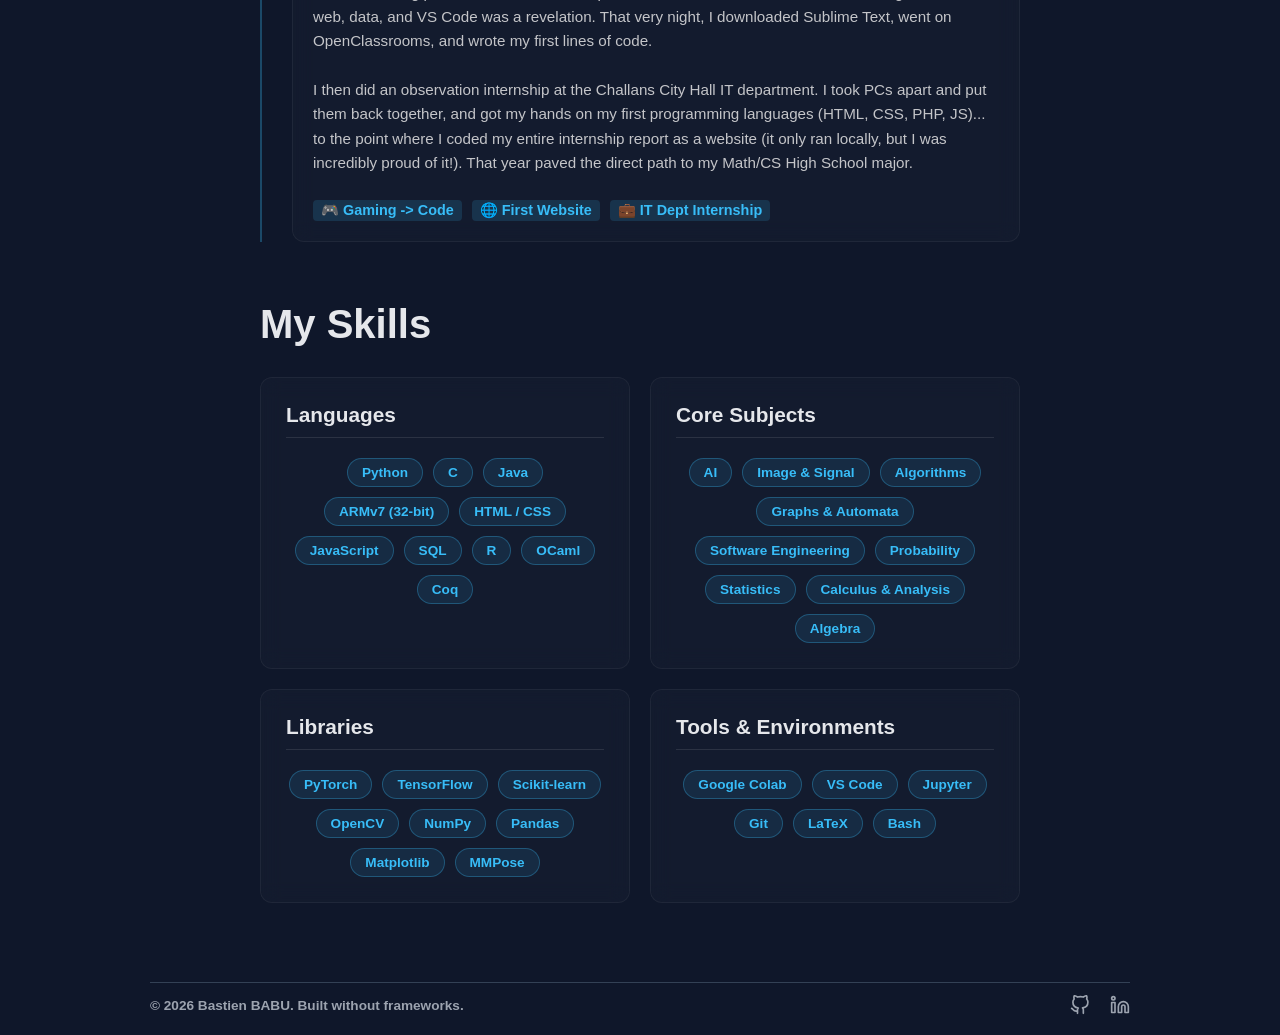
<file: en/skills.html>
<!DOCTYPE html>
<html lang="en">
<head>
    <meta charset="UTF-8">
    <meta name="viewport" content="width=device-width, initial-scale=1.0">
    <title>Bastien BABU | Background & Skills</title>
    <link rel="stylesheet" href="../css/style.css">
</head>
<body>

    <header class="top-ctrl">
        <div class="btn-container">
            <button class="home-btn" onclick="window.location.href='index.html'">
                Home
            </button>
        </div>
        <div class="btn-container">
            <a href="../skills.html" class="btn-langue" style="text-decoration: none;">FR</a>
            <span class="pipe">|</span>
            <span class="btn-langue active">EN</span>
        </div>
    </header>

    <main>
        
        <section id="hero">
            <h1>Background & Skills</h1>
            <p>
                Here, I retrace my journey, from my very first steps in computer science to my current dual bachelor's degree. 
                You'll also discover the skills I've built along the way—a technical stack that keeps growing every day!
            </p>
        </section>

        <div class="page-navigation">
            <a href="#section-parcours" class="btn-primary" style="text-decoration: none;">🧭 My Background</a>
            <a href="#section-competences" class="btn-primary" style="text-decoration: none;">💻 My Skills</a>
        </div>

        <section id="section-parcours" class="timeline-container">
            <h3 class="section-floating-title">My Background</h3>
            
            <div class="timeline">
                
                <div class="timeline-item">
                    <span class="timeline-date">2023 - 2026</span>
                    <div class="timeline-content">
                        <h4>Making it Happen: Dual Bachelor's in Mathematics & Computer Science</h4>
                        <span class="timeline-school">University of Toulouse (formerly Paul Sabatier)</span>
                        <p>
                            When it came time to choose my major, I couldn't imagine a path that didn't combine math and computer science. Discovering this dual degree felt like a no-brainer—the perfect opportunity to keep pursuing both of my passions without having to sacrifice one.
                            <br><br>
                            It’s an intensive and demanding program with a particularly heavy workload, but I feel completely in my element. The high expectations are actually reassuring; I know it's the price to pay to be truly ready for the future.
                            <br><br>
                            This rigorous environment is exactly what I need to reach my ultimate goal: bridging the gap between AI and medical imaging to design ethical models for healthcare.
                        </p>
                        <div class="timeline-highlights">
                            <span class="highlight-note">🤖 AI & Statistics</span>
                            <span class="highlight-note">📈 Algebra & Calculus</span>
                            <span class="highlight-note">💻 Algorithms & Software Eng.</span>
                        </div>
                    </div>
                </div>

                <div class="timeline-item">
                    <span class="timeline-date">2023</span>
                    <div class="timeline-content">
                        <h4>The Confirmation: High School Diploma (Baccalauréat)</h4>
                        <span class="timeline-school">Lycée Notre Dame, Challans</span>
                        <p>
                            This was the year my future plans really solidified. Having been drawn to computer science since middle school and loving my math classes, choosing the Math and Computer Science (NSI) advanced specialties was a natural choice. It was what I enjoyed most, and I knew for sure I didn't want to go down a humanities route.
                            <br><br>
                            In my senior year, I took the "Expert Mathematics" elective to strengthen my academic record, broaden my mathematical culture, and ensure I had a solid foundation for higher education. Highly motivated, I put in the hard work to graduate with Highest Honors (Mention Très Bien). It was the perfect stepping stone toward the dual degree I wanted, perfectly matching my profile and career goals.
                        </p>
                        <div class="timeline-highlights">
                            <span class="highlight-note">🏅 Highest Honors</span>
                            <span class="highlight-note">📐 Expert Mathematics</span>
                            <span class="highlight-note">🖥️ CS Specialty</span>
                        </div>
                    </div>
                </div>

                <div class="timeline-item">
                    <span class="timeline-date">Before 2023</span>
                    <div class="timeline-content">
                        <h4>Where It All Started: 9th Grade</h4>
                        <span class="timeline-school">Collège St Joseph, Challans</span>
                        <p>
                            Going all the way back to middle school might seem like a stretch, but that’s really where it all began. Back then, I was a young gamer who loved to tinker: I created custom texture packs for Minecraft and messed around with the Windows command prompt to make "fake viruses". Without even realizing it, gaming was already pushing me toward tech.
                            <br><br>
                            The real turning point was a school field trip to the Wild Code School in Nantes. Hearing about the web, data, and VS Code was a revelation. That very night, I downloaded Sublime Text, went on OpenClassrooms, and wrote my first lines of code.
                            <br><br>
                            I then did an observation internship at the Challans City Hall IT department. I took PCs apart and put them back together, and got my hands on my first programming languages (HTML, CSS, PHP, JS)... to the point where I coded my entire internship report as a website (it only ran locally, but I was incredibly proud of it!). That year paved the direct path to my Math/CS High School major.
                        </p>
                        <div class="timeline-highlights">
                            <span class="highlight-note">🎮 Gaming -> Code</span>
                            <span class="highlight-note">🌐 First Website</span>
                            <span class="highlight-note">💼 IT Dept Internship</span>
                        </div>
                    </div>
                </div>

            </div>
        </section>

        <section id="section-competences" class="timeline-container">
            <h3 class="section-floating-title">My Skills</h3>
            
            <div class="skills-grid">
                
                <div class="skill-card">
                    <h4>Languages</h4>
                    <div class="tags-container">
                        <span class="tag">Python</span>
                        <span class="tag">C</span>
                        <span class="tag">Java</span>
                        <span class="tag">ARMv7 (32-bit)</span>
                        <span class="tag">HTML / CSS</span>
                        <span class="tag">JavaScript</span>
                        <span class="tag">SQL</span>
                        <span class="tag">R</span>
                        <span class="tag">OCaml</span>
                        <span class="tag">Coq</span>
                    </div>
                </div>

                <div class="skill-card">
                    <h4>Core Subjects</h4>
                    <div class="tags-container">
                        <span class="tag">AI</span>
                        <span class="tag">Image & Signal</span>
                        <span class="tag">Algorithms</span>
                        <span class="tag">Graphs & Automata</span>
                        <span class="tag">Software Engineering</span>
                        <span class="tag">Probability</span>
                        <span class="tag">Statistics</span>
                        <span class="tag">Calculus & Analysis</span> 
                        <span class="tag">Algebra</span>
                    </div>
                </div>

                <div class="skill-card">
                    <h4>Libraries</h4>
                    <div class="tags-container">
                        <span class="tag">PyTorch</span>
                        <span class="tag">TensorFlow</span>
                        <span class="tag">Scikit-learn</span>
                        <span class="tag">OpenCV</span>
                        <span class="tag">NumPy</span>
                        <span class="tag">Pandas</span>
                        <span class="tag">Matplotlib</span>
                        <span class="tag">MMPose</span>
                    </div>
                </div>

                <div class="skill-card">
                    <h4>Tools & Environments</h4>
                    <div class="tags-container">
                        <span class="tag">Google Colab</span>
                        <span class="tag">VS Code</span>
                        <span class="tag">Jupyter</span>
                        <span class="tag">Git</span>
                        <span class="tag">LaTeX</span>
                        <span class="tag">Bash</span>
                    </div>
                </div>

            </div>
        </section>

    </main>

    <footer class="site-footer">
        <div class="footer-content">
            <p>© 2026 Bastien BABU. Built without frameworks.</p>
            <div class="social-links">
                <a href="https://github.com/ByNeex" target="_blank" rel="noopener noreferrer">
                    <svg viewBox="0 0 24 24" width="20" height="20" stroke="currentColor" stroke-width="2" fill="none" stroke-linecap="round" stroke-linejoin="round"><path d="M9 19c-5 1.5-5-2.5-7-3m14 6v-3.87a3.37 3.37 0 0 0-.94-2.61c3.14-.35 6.44-1.54 6.44-7A5.44 5.44 0 0 0 20 4.77 5.07 5.07 0 0 0 19.91 1S18.73.65 16 2.48a13.38 13.38 0 0 0-7 0C6.27.65 5.09 1 5.09 1A5.07 5.07 0 0 0 5 4.77a5.44 5.44 0 0 0-1.5 3.78c0 5.42 3.3 6.61 6.44 7A3.37 3.37 0 0 0 9 18.13V22"></path></svg>
                </a>
                <a href="https://www.linkedin.com/in/bastien-babu" target="_blank" rel="noopener noreferrer" aria-label="LinkedIn de Bastien">
                    <svg viewBox="0 0 24 24" width="20" height="20" stroke="currentColor" stroke-width="2" fill="none" stroke-linecap="round" stroke-linejoin="round">
                        <path d="M16 8a6 6 0 0 1 6 6v7h-4v-7a2 2 0 0 0-2-2 2 2 0 0 0-2 2v7h-4v-7a6 6 0 0 1 6-6z"></path>
                        <rect x="2" y="9" width="4" height="12"></rect>
                        <circle cx="4" cy="4" r="2"></circle>
                    </svg>
                </a>
            </div>
        </div>
    </footer>
    <script>
        (function () {
            var workerUrl = "https://portfolio-tracker.bastien-dev.workers.dev/track";
            var params = new URLSearchParams({
            page: location.pathname,
            ref: document.referrer || "direct",
            });
            new Image().src = workerUrl + "?" + params.toString();
        })();
    </script>


</body>
</html>
</file>
<file: css/style.css>
/* -- Page principale -- */

* {
    margin:0;
    padding:0;
    box-sizing: border-box;
}

body {
    background-color: #0f172a;
    color: #d1d5db;           
    font-family: -apple-system, sans-serif; 
    padding: 68px 40px 20px;
}

.top-ctrl {
    position: fixed;
    top: 24px;
    left: 40px;
    right: 40px;

    display: flex;
    justify-content: space-between;
    align-items: center;

}

.home-btn {
    background: none;
    border: none;
    font-size: 0.95rem;
    font-weight: 600;
    color: #9ca3af;
    cursor: pointer;
    position: relative;
    top: -1px;
}

.home-btn:hover {
    color: #38bdf8;
    transition: 200ms;
}

#hero {
    max-width: 800px;     
    margin: -10px auto 80px auto; 
    text-align: center;  
}

#hero h1{
    color: #e5e7eb;     
    font-size: 3.2rem;
    font-weight: 800;
    letter-spacing: -0.04em; 
    margin-bottom: 12px;
    line-height: 1.2;

}

#hero p{
    font-size: 1.02rem;
    color: #c4c5c9;
    max-width: 580px;
    margin: 0 auto;
    line-height: 1.5;
}

.btn-container {
    background: rgba(255, 255, 255, 0.04); 
    border: 1px solid #334155;            
    padding: 6px 16px;
    border-radius: 100px;                
    
    display: flex;
    align-items: center;
    gap: 10px;
}

.pipe {
    color: #9ca3af; 
    font-weight: 600;
    position: relative;
    top: -2px;
}

.btn-langue {
    background: none;
    border: none;
    color: #9ca3af;      
    font-size: 0.8rem;
    font-weight: 700;
    cursor: pointer;
}

.btn-langue.active {
    color: #38bdf8;      
}



/* --- Grille de Navigation (4) --- */
.nav-grid{
    max-width: 980px;
    margin: 26px auto 0 auto;

    display: grid;
    grid-template-columns: 1fr 1fr;
    gap: 16px;

    min-height: 52vh;
}

.nav-card{
    position: relative;
    overflow: hidden;
    text-decoration: none;

    background: rgba(255,255,255,0.04);
    border: 1px solid #334155;
    border-radius: 22px;

    padding: 18px 18px 16px 18px;

    display: flex;
    flex-direction: column;
    justify-content: space-between;

    transition: transform 220ms ease, border-color 220ms ease, background 220ms ease;
}


.nav-card-top{
    display: flex;
    align-items: center;
    justify-content: space-between;
    gap: 12px;
}

.nav-card h2{
    color: #e5e7eb;
    font-size: 1.15rem;
    font-weight: 800;
    letter-spacing: -0.02em;
}

.nav-chip{
    font-size: 0.75rem;
    font-weight: 800;
    color: #9ca3af;
    border: 1px solid #334155;
    background: rgba(255,255,255,0.03);
    padding: 6px 10px;
    border-radius: 100px;
}

.nav-card p{
    margin-top: 12px;
    color: #c4c5c9;
    line-height: 1.5;
    max-width: 36ch;
}

.nav-tags{
    display: flex;
    gap: 8px;
    flex-wrap: wrap;
    margin-top: 14px;
}

.nav-tags span{
    font-size: 0.75rem;
    font-weight: 800;
    color: #9ca3af;

    border: 1px solid #334155;
    background: rgba(255,255,255,0.03);
    padding: 6px 10px;
    border-radius: 100px;
}

.nav-arrow{
    position: absolute;
    right: 14px;
    bottom: 12px;
    color: #9ca3af;
    font-weight: 900;
    font-size: 1.1rem;
    opacity: 0.9;
    transform: translateY(0);
    transition: transform 220ms ease, color 220ms ease;
}

.nav-card:hover{
    transform: translateY(-2px);
    border-color: rgba(56,189,248,0.75);
    background: rgba(255,255,255,0.055);
}

.nav-card:hover .nav-arrow{
    color: #38bdf8;
    transform: translateY(-2px);
}

.nav-card:focus{
    outline: none;
}

.nav-card:focus-visible{
    border-color: #38bdf8;
    box-shadow: 0 0 0 3px rgba(56,189,248,0.18);
}

@media (max-width: 760px){
    .nav-grid{
        grid-template-columns: 1fr;
        min-height: auto;
    }
}


/* --- FOOTER --- */
.site-footer {
    max-width: 980px;
    margin: 79px auto 0px auto; 
    padding-top: 12px;
    border-top: 1px solid #334155; 
}

.footer-content {
    display: flex;
    justify-content: space-between;
    align-items: center;
    flex-wrap: wrap;
    gap: 16px;
}

.site-footer p {
    color: #9ca3af;
    font-size: 0.85rem;
    font-weight: 600;
}

.social-links {
    display: flex;
    gap: 20px;
}

.social-links a {
    color: #9ca3af;
    transition: color 200ms ease, transform 200ms ease;
    display: flex;
    align-items: center;
    justify-content: center;
}

/* Effet de survol identique*/
.social-links a:hover {
    color: #38bdf8;
    transform: translateY(-2px);
}

@media (max-width: 600px) {
    .footer-content {
        flex-direction: column;
        justify-content: center;
        text-align: center;
    }
}


/* --- PAGE PROJETS --- */
.projects-container {
    max-width: 980px;
    margin: 40px auto;
    display: flex;
    flex-direction: column;
    gap: 80px;
}

.project-row {
    display: flex;
    align-items: center;
    gap: 40px;
}

/* Inversion de l'ordre entre chaque projet */
.project-row:nth-child(even) {
    flex-direction: row-reverse;
}

.project-text {
    flex: 1;
}

.project-text h2.long-title {
    font-size: 1.60rem;
    letter-spacing: -0.02em;

}

/* -- Stage -- */
.project-text h2.long-title-stage {
    font-size: 1.8rem;

}

.project-text h2 {
    color: #e5e7eb;
    font-size: 1.8rem;
    margin-top: 0; 
    margin-bottom: 12px;
}

.project-text p {
    color: #c4c5c9;
    line-height: 1.6;
    margin-top: 16px;
    margin-bottom: 24px;
}

/* --- Boutons des projets --- */
.project-actions {
    display: flex;
    gap: 16px;
}

.btn-primary {
    background-color: rgba(56, 189, 248, 0.1);
    color: #38bdf8;
    border: 1px solid rgba(56, 189, 248, 0.3);
    padding: 10px 20px;
    border-radius: 8px;
    font-size: 0.9rem;
    font-weight: 600;
    cursor: pointer;
    transition: all 200ms ease;
}

.btn-primary:hover:not(:disabled) {
    background-color: rgba(56, 189, 248, 0.2);
    border-color: #38bdf8;
    transform: translateY(-2px);
}

.btn-primary.disabled {
    background-color: rgba(255, 255, 255, 0.02);
    color: #64748b;
    border-color: #334155;
    cursor: not-allowed;
}

/* --- Image à droite --- */
.project-visual {
    flex: 1;
    height: 280px;
    border-radius: 16px;
    border: 1px solid #334155;
    background-color: rgba(255,255,255,0.02);
    position: relative;
    overflow: hidden;
}

/* Blocage du stage en cours*/
.wip-overlay {
    position: absolute;
    inset: 0;
    background: repeating-linear-gradient(
        45deg,
        rgba(15, 23, 42, 0.9),
        rgba(15, 23, 42, 0.9) 10px,
        rgba(30, 41, 59, 0.9) 10px,
        rgba(30, 41, 59, 0.9) 20px
    );
    display: flex;
    justify-content: center;
    align-items: center;
}

.wip-overlay span {
    background: #0f172a;
    padding: 8px 16px;
    border-radius: 100px;
    border: 1px solid #334155;
    font-size: 0.85rem;
    font-weight: 700;
    color: #9ca3af;
}

@media (max-width: 768px) {
    .project-row, .project-row:nth-child(even) {
        flex-direction: column;
    }
    .project-visual {
        width: 100%;
        height: 200px;
    }
}

/* --- Ajustement hauteur entre titre projets et Image d'aperçu --- */

.project-row {
    display: flex;
    align-items: center; 
    gap: 40px;
}


.project-visual {
    flex: 1;
    height: 300px; 
    border-radius: 16px;
    border: 1px solid #334155;
    background-color: rgba(255,255,255,0.02);
    position: relative;
    overflow: hidden;
    margin-top: 5px; 
    transition: transform 0.3s ease, border-color 0.3s ease, box-shadow 0.3s ease;
}

.project-visual-link {
    flex: 1; 
    text-decoration: none;
}

.project-visual-link:hover .project-visual {
    transform: scale(1.02);
    border-color: #38bdf8; 
    box-shadow: 0 10px 30px rgba(56, 189, 248, 0.25);
    cursor: pointer;
}

.project-visual img {
    width: 100%;
    height: 100%;
    object-fit: cover;
    filter: contrast(1.2) saturate(1.1) brightness(0.95);
    transition: filter 0.3s ease;
}

.project-visual-link:hover img {
    filter: contrast(1.2) saturate(1.2) brightness(1.0);
}


/* --- PAGE ABOUT --- */

.about-page-hybrid {
    max-width: 1100px;
    margin: 60px auto;
    padding: 0 20px;
}

.about-hero-open {
    display: flex;
    align-items: center;
    justify-content: space-between;
    gap: 60px;
    margin-bottom: 80px;
}

.huge-name {
    font-size: 3.2rem;
    margin: 0 0 10px 0;
    line-height: 1.1;
    color: var(--text-color, #e5e7eb);
}

.accent-subtitle {
    font-size: 1.2rem;
    color: var(--accent-color, #38bdf8);
    font-weight: 500;
    margin-bottom: 27px;
}

.bio-paragraph {
    font-size: 1.02rem;
    line-height: 1.8;
    color: #c4c5c9;
    margin-bottom: 30px;
    max-width: 600px;
}

.cv-actions-open {
    display: flex;
    gap: 20px;
}

.hero-visual-content {
    flex: 0.8;
    position: relative;
    display: flex;
    justify-content: center;
}

.floating-profile-pic {
    width: 100%;
    max-width: 330px;
    border-radius: 20px;
    position: relative;
    z-index: 2;
    box-shadow: 0 20px 40px rgba(0, 0, 0, 0.4);
}

.glow-effect-open {
    position: absolute;
    top: 50%;
    left: 50%;
    transform: translate(-50%, -50%);
    width: 300px;
    height: 300px;
    background: var(--accent-color, #3498db);
    filter: blur(100px);
    opacity: 0.25;
    z-index: 1;
}

.passions-hybrid {
    margin-top: 80px;
}

.section-floating-title {
    font-size: 2.5rem;
    text-align: center;
    margin-bottom: 50px;
    color: var(--text-color, #e5e7eb);
}

.hybrid-grid {
    display: grid;
    grid-template-columns: repeat(3, 1fr);
    gap: 30px;
}

.glass-card {
    background: rgba(255, 255, 255, 0.02);
    border: 1px solid rgba(255, 255, 255, 0.05); 
    padding: 40px 30px;
    border-radius: 16px;
    transition: transform 0.3s ease, background 0.3s ease, border-color 0.3s ease;
    display: flex;
    flex-direction: column;
    align-items: center;
    text-align: center; 
}

.glass-card:hover {
    transform: translateY(-5px);
    background: rgba(255, 255, 255, 0.05);
    border-color: rgba(52, 152, 219, 0.4);
}

.card-icon {
    font-size: 2.5rem;
    margin-bottom: 20px;
}

.glass-card h4 {
    font-size: 1.3rem;
    color: var(--accent-color, #3498db);
    margin-bottom: 15px;
}

.glass-card p {
    color: rgba(255, 255, 255, 0.7);
    line-height: 1.6;
    font-size: 0.95rem;
}

@media (max-width: 900px) {
    .about-hero-open {
        flex-direction: column-reverse;
        text-align: center;
        gap: 40px;
    }
    .cv-actions-open {
        justify-content: center;
    }
    .mindset-quote-open p {
        border-left: none;
        border-top: 4px solid var(--accent-color, #38bdf8);
        padding-left: 0;
        padding-top: 20px;
        text-align: center;
    }
    .hybrid-grid {
        grid-template-columns: 1fr;
    }
}

/* ---- PAGE CONTACT ---- */ 

#hero .h-name-contact{
    color: #e5e7eb;     
    font-size: 3.2rem;
    font-weight: 800;
    letter-spacing: -0.04em; 
    margin-bottom: 12px;
    line-height: 1.2;

}

.contact-grid {
    display: grid;
    grid-template-columns: repeat(auto-fit, minmax(200px, 1fr));
    gap: 30px; 
    width: 100%;
    max-width: 800px;
    margin: -5px auto 40px auto; 
    justify-content: center;
}

#hero .contact-paragraph {
    font-size: 1.05rem;
    line-height: 1.8;
    color: #c4c5c9;
    letter-spacing: -0.02em;
    max-width: 600px;
}

.contact-card {
    background: rgba(255, 255, 255, 0.02);
    backdrop-filter: blur(10px);
    border-radius: 12px;
    border: 1px solid rgba(255, 255, 255, 0.05); 
    padding: 25px;
    text-align: center;
    transition: all 0.3s ease;
    text-decoration: none;
    color: inherit;
    display: flex;
    flex-direction: column;
    align-items: center;
    cursor: pointer;
    box-shadow: 0 4px 6px rgba(0, 0, 0, 0.1);
}

.contact-card:hover {
    transform: translateY(-3px); 
    border-color: #38bdf8;
    box-shadow: 0 0 15px rgba(103, 191, 255, 0.5);
}

/* Zone de l'icône de base (pour GitHub et Mail) */
.contact-card .card-icon {
    margin-bottom: 20px;
    width: 60px; 
    height: 70px;
    display: flex;
    justify-content: center;
    align-items: center;
}

/* On cible spécifiquement la carte qui contient le logo LinkedIn */
.contact-card.linkedin-card .card-icon {
    width: 67;  /* On réduit le conteneur visuel de LinkedIn */
    height: 67px;
    margin-bottom: 23px;
    /* On ajoute un peu de padding pour compenser */
    padding: 5px;
}

.contact-card .card-icon img {
    width: 100%;
    height: 100%;
    object-fit: contain;
}

.contact-card h4 {
    margin: 0;
    font-size: 1.3em;
    color: var(--accent-color, #3498db);
}

.contact-card p {
    margin: 10px 0 0 0;
    font-size: 0.95em;
    opacity: 0.9;
    word-break: break-all;
}

/* Pour les mobiles */
@media (max-width: 768px) {
    #hero .h-name-contact {
        font-size: 2.2rem; 
    }

    #hero .contact-paragraph {
        font-size: 1rem;
        padding: 0 15px; 
    }

    .contact-grid {
        grid-template-columns: 1fr; 
        padding: 0 20px; 
        gap: 20px;
        margin-bottom: 20px;
    }
}

/*---- PAGE PARCOURS & COMPÉTENCES ----*/


.timeline-container h3{
    text-align: left;
    margin-bottom: 30px;
}

.timeline-highlights {
    margin-top: 15px;
    display: flex;
    flex-wrap: wrap;
    gap: 10px;
}

/* Timeline */
.timeline-container {
    max-width: 800px;
    margin: 40px auto;
    padding: 0 20px;
}

.timeline {
    position: relative;
    border-left: 2px solid rgba(56, 189, 248, 0.3); /* Ligne verticale bleue */
    padding-left: 30px;
    margin-bottom: 60px;
}

.timeline-school {
    display: block;
    font-style: italic;
    color: #a0a0a0; /* Un gris clair élégant */
    margin-bottom: 15px; /* Laisse un peu d'espace avant le texte */
    font-size: 0.95em;
}

.timeline-item {
    position: relative;
    margin-bottom: 40px;
}

.timeline-item::before {
    content: '';
    position: absolute;
    left: -37px;
    top: 5px;
    width: 12px;
    height: 12px;
    background: #38bdf8;
    border-radius: 50%;
    box-shadow: 0 0 10px rgba(56, 189, 248, 0.8);
}

.timeline-date {
    display: inline-block;
    color: #38bdf8;
    font-weight: 700;
    font-size: 0.9em;
    margin-bottom: 8px;
    letter-spacing: 1px;
}

.timeline-content {
    background: rgba(255, 255, 255, 0.02);
    border: 1px solid rgba(255, 255, 255, 0.05);
    border-radius: 12px;
    padding: 20px;
    backdrop-filter: blur(10px);
}

.timeline-content h4 {
    margin: 0 0 10px 0;
    color: #e5e7eb;
    font-size: 1.2em;
}

.timeline-content p {
    margin: 0;
    font-size: 0.95em;
    color: #c4c5c9;
    line-height: 1.6;
}

.highlight-note {
    display: inline-block;
    background: rgba(56, 189, 248, 0.15);
    color: #38bdf8;
    padding: 2px 8px;
    border-radius: 4px;
    font-weight: bold;
    font-size: 0.9em;
    margin-top: 10px;
}

/* Badges de Compétences */
.skills-grid {
    display: grid;
    grid-template-columns: 1fr 1fr;
    gap: 20px;
    width: 100%; 
}

@media (max-width: 768px) {
    .skills-grid {
        grid-template-columns: 1fr; 
    }
}

.skill-card {
    background: rgba(255, 255, 255, 0.02);
    border: 1px solid rgba(255, 255, 255, 0.05);
    border-radius: 12px;
    padding: 25px;
    backdrop-filter: blur(10px);
}

.skill-card h4 {
    font-size: 1.3rem;
    margin-top: 0;
    margin-bottom: 20px;
    color: #e5e7eb;
    border-bottom: 1px solid rgba(255, 255, 255, 0.1);
    padding-bottom: 10px;
}

.tags-container {
    display: flex;
    flex-wrap: wrap;
    justify-content: center; /* LA LIGNE MAGIQUE */
    gap: 10px;
}

.tag {
    background: rgba(56, 189, 248, 0.1);
    color: #38bdf8;
    border: 1px solid rgba(56, 189, 248, 0.3);
    padding: 6px 14px;
    border-radius: 20px;
    font-size: 0.85em;
    font-weight: 600;
}


/* Bouton en haut */
html {
    scroll-behavior: smooth;
}

/* Le conteneur qui centre les boutons (Liquid Glass) */
.page-navigation {
    display: flex;
    justify-content: center;
    gap: 15px;
    margin: -30px auto 40px auto; 
    padding: 10px 20px;
    width: fit-content; 


    backdrop-filter: blur(12px); 
    -webkit-backdrop-filter: blur(12px); 
    border-radius: 50px;  

    position: sticky;
    top: 20px; 
    z-index: 100;
}

#section-parcours, 
#section-competences {
    scroll-margin-top: 90px; /* Ajuste cette valeur si besoin (100px, 140px...) */
}
</file>
